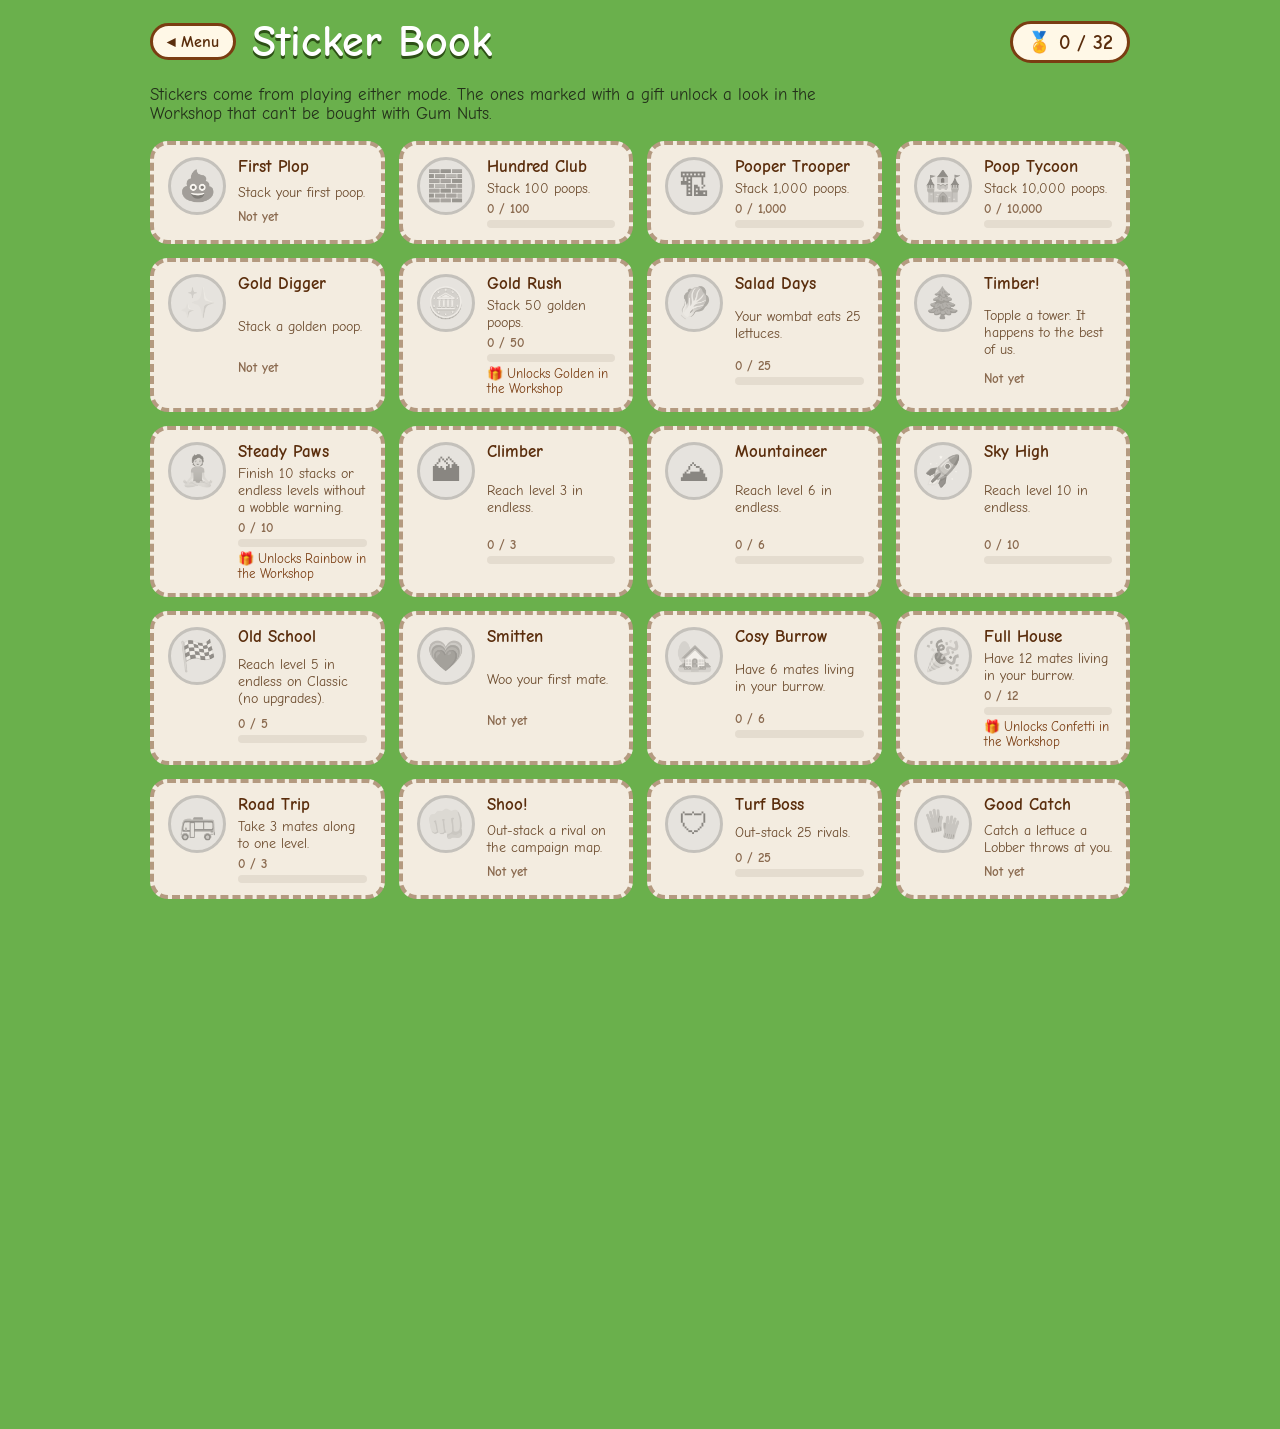
<file: stickers.html>
<!DOCTYPE html>
<html lang="en">
<head>
<meta charset="UTF-8">
<meta name="viewport" content="width=device-width, initial-scale=1.0, viewport-fit=cover">
<title>Stickers · Combat Wombat</title>
<meta name="description" content="Your sticker book: goals to chase in endless and the campaign.">
<meta name="theme-color" content="#6ab04c">
<link rel="icon" type="image/png" sizes="32x32" href="icons/favicon-32.png">
<link rel="apple-touch-icon" href="icons/icon-180.png">
<link rel="manifest" href="manifest.webmanifest">
<link rel="stylesheet" href="shared/base.css?v=30c6dc38">
<style>
  html, body { touch-action: manipulation; }
  body { overflow: auto; }
  #wrap { position: static; display: block; min-height: 100%; padding: calc(16px + env(safe-area-inset-top, 0px)) 16px 40px; }
  .page { max-width: 980px; margin: 0 auto; display: grid; gap: 18px; }
  header { display: flex; flex-wrap: wrap; align-items: center; gap: 12px 16px; }
  h1 { font-size: clamp(30px, 7vw, 44px); color: #fff; text-shadow: 0 3px 0 #2d5016; flex: 1 1 auto; }
  .back, .tally {
    font: inherit; font-weight: bold; text-decoration: none; color: #5a2d0c;
    background: #fff8e7; border: 3px solid #7a3d12; border-radius: 999px; padding: 6px 14px;
  }
  .back:focus-visible { outline: 4px solid #ffe14d; outline-offset: 2px; }
  .tally { font-size: 20px; }
  .lede { color: #23301a; font-size: 17px; max-width: 70ch; }
  .book { display: grid; grid-template-columns: repeat(auto-fill, minmax(min(100%, 220px), 1fr)); gap: 14px; }
  .sticker { background: #fff8e7; border: 4px solid #7a3d12; border-radius: 18px; padding: 12px 14px; color: #5a2d0c;
             display: grid; grid-template-columns: 58px 1fr; gap: 4px 12px; align-items: start; position: relative; }
  .sticker .icon { grid-row: span 3; width: 58px; height: 58px; border-radius: 50%; display: grid; place-items: center;
                   font-size: 30px; background: #ffe14d; border: 3px solid #2a1c12; }
  .sticker .name { font-weight: bold; font-size: 17px; }
  .sticker .desc { font-size: 14px; color: #6b4a2c; }
  .sticker .meta { font-size: 13px; color: #2f7a2a; font-weight: bold; }
  .sticker.locked { background: #f3ece0; border-color: #b49a80; border-style: dashed; }
  .sticker.locked .icon { background: #e4dccf; border-color: #b49a80; filter: grayscale(1); opacity: .55; }
  .sticker.locked .meta { color: #8a6a4f; }
  .bar { height: 8px; border-radius: 4px; background: #e4dccf; overflow: hidden; margin-top: 4px; }
  .bar span { display: block; height: 100%; background: #7bed9f; }
  .new { position: absolute; top: -10px; right: 10px; background: #ff5a8a; color: #fff; font-weight: bold; font-size: 12px;
         border: 2px solid #2a1c12; border-radius: 999px; padding: 1px 8px; }
  .reward { font-size: 13px; color: #7a3d12; }
</style>
</head>
<body>
<div id="wrap">
  <div class="page">
    <header>
      <a class="back" href="index.html">◂ Menu</a>
      <h1>Sticker Book</h1>
      <span class="tally" id="tally" aria-live="polite"></span>
    </header>
    <p class="lede">Stickers come from playing either mode. The ones marked with a gift unlock a look in the Workshop
      that can't be bought with Gum Nuts.</p>
    <section class="book" id="book" aria-label="Stickers"></section>
  </div>
</div>
<script src="shared/core.js?v=2467b2bd"></script>
<script src="shared/sound.js?v=aefb19fa"></script>
<script src="shared/progress.js?v=e6974743"></script>
<script src="shared/stickers.js?v=5c48788c"></script>
<script>
(() => {
  const S = WB.stickers;
  const el = (tag, cls, text) => { const e = document.createElement(tag); if(cls) e.className = cls; if(text != null) e.textContent = text; return e; };
  // what was new before this visit (the badge shows once, then it's seen)
  const isNew = new Set(S.list.filter(s => S.got(s.id)).map(s => s.id));
  try { const seen = JSON.parse(localStorage.getItem('wombatStickers') || '{}').seen || {}; for(const id of [...isNew]) if(seen[id]) isNew.delete(id); } catch(e){}

  function render(){
    document.getElementById('tally').textContent = '🏅 ' + S.count() + ' / ' + S.list.length;
    const book = document.getElementById('book');
    book.textContent = '';
    for(const s of S.list){
      const got = S.got(s.id), card = el('article', 'sticker' + (got ? '' : ' locked'));
      card.append(el('div', 'icon', s.icon), el('div', 'name', s.name), el('div', 'desc', s.desc));
      if(got){
        card.append(el('div', 'meta', '✓ Earned ' + S.gotOn(s.id)));
        if(isNew.has(s.id)) card.append(el('span', 'new', 'New!'));
      } else {
        const p = S.progress(s), wrap = el('div', 'meta');
        if(p.of > 1){
          wrap.textContent = p.n.toLocaleString() + ' / ' + p.of.toLocaleString();
          const bar = el('div', 'bar'), fill = el('span');
          fill.style.width = (100 * p.n / p.of).toFixed(1) + '%';
          bar.append(fill); wrap.append(bar);
        } else wrap.textContent = 'Not yet';
        card.append(wrap);
      }
      if(s.reward){
        const look = WB.progress.lookById(s.reward);
        card.append(el('div', 'reward', '🎁 Unlocks ' + (look ? look.name : s.reward) + ' in the Workshop'));
        card.lastChild.style.gridColumn = '2';
      }
      book.append(card);
    }
  }
  render();
  S.markSeen();
  window.addEventListener('focus', () => { S.reload(); WB.progress.reload(); render(); });
})();
</script>
</body>
</html>
</file>
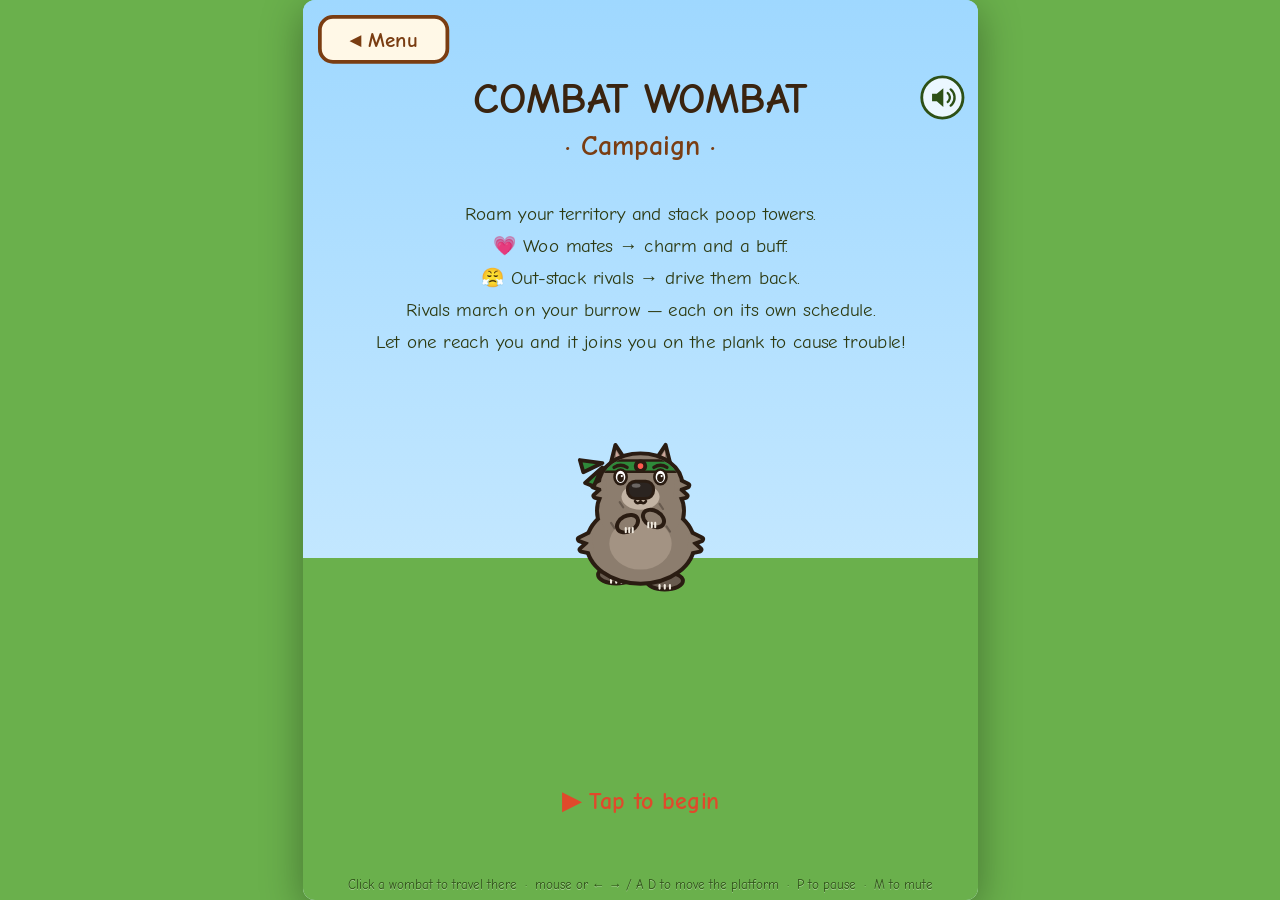
<file: wombat-campaign.html>
<!DOCTYPE html>
<html lang="en">
<head>
<meta charset="UTF-8">
<meta name="viewport" content="width=device-width, initial-scale=1.0, viewport-fit=cover">
<title>💩 Combat Wombat: Campaign 💩</title>
<meta name="description" content="A season in your territory: woo mates and out-stack rival wombats by building poop towers.">
<meta name="theme-color" content="#6ab04c">
<link rel="icon" type="image/png" sizes="32x32" href="icons/favicon-32.png">
<link rel="apple-touch-icon" href="icons/icon-180.png">
<link rel="manifest" href="manifest.webmanifest">
<meta property="og:type" content="website">
<meta property="og:site_name" content="Combat Wombat">
<meta property="og:title" content="Combat Wombat: Campaign">
<meta property="og:description" content="A season in your territory: woo mates and out-stack rival wombats by building poop towers.">
<meta property="og:url" content="https://donkeyeatsbacon-web.github.io/wombat-poop/wombat-campaign.html">
<meta property="og:image" content="https://donkeyeatsbacon-web.github.io/wombat-poop/icons/og-image.png">
<meta property="og:image:width" content="1200">
<meta property="og:image:height" content="630">
<meta property="og:image:alt" content="A cartoon wombat in a green headband straining on a plank, next to a tower of stacked poop cubes.">
<meta name="twitter:card" content="summary_large_image">
<link rel="stylesheet" href="shared/base.css?v=30c6dc38">
<style>
  #hint { font-size: 13px; }
</style>
</head>
<body>
<div id="wrap"><canvas id="game" width="720" height="960"></canvas></div>
<div id="hint"></div>
<script src="shared/core.js?v=2467b2bd"></script>
<script src="shared/sound.js?v=aefb19fa"></script>
<script src="shared/progress.js?v=e6974743"></script>
<script src="shared/stickers.js?v=5c48788c"></script>
<script src="shared/art.js?v=74628cfc"></script>
<script src="shared/physics.js?v=66864343"></script>
<script src="shared/wombat.js?v=7fb4b1cb"></script>
<script>
(() => {
  const { W, H, topPlat, rand, clamp } = WB;
  const cv = document.getElementById('game');
  const ctx = cv.getContext('2d');
  const disp = WB.fitDisplay(cv, document.getElementById('wrap'));
  let t = 0;
  const { roundRect, drawButton, drawRoundButton, drawGumNut, drawPoop, drawStack, drawWombatArt, drawPlatform, drawTopPlat,
          drawLettuce, drawDiarrhea, drawParticles, drawGround, drawGoalLine, drawTrail, drawStickerToast } = WB.createArt(ctx, () => t);
  const { PAL_PLAYER, PAL_RIVAL, PAL_MATE } = WB;

  // =====================================================================
  //  CAMPAIGN STATE
  // =====================================================================
  const MODE = { INTRO:0, OVERWORLD:1, TRAVEL:2, LEVEL:3, WIN:4, LOSE:5 };
  let mode = MODE.INTRO;

  const THREAT_MAX = 100;
  // Each season needs more charm than the last: 100, 130, 160, ...
  const charmGoal = (season) => 100 + 30*((season || player.season) - 1);
  // household: mates you've wooed, who live in your burrow ({ name, kind });
  // party: the names you last took along to a level
  const player = { season: 1, charm: 0, threat: 0, day: 1, buffs: [], debuffs: [], household: [], party: [] };

  const BUFFS = [
    { key:'wide',  icon:'🧡', name:'Charmer',     desc:'Wider catch platform' },
    { key:'slow',  icon:'🐌', name:'Slowpoke',    desc:'Plops fall slower' },
    { key:'tp',    icon:'🧻', name:'Stocked Up',  desc:'+1 toilet paper' },
    { key:'steady',icon:'🎯', name:'Steady Paws', desc:'Tower topples less easily' },
  ];
  const DEBUFFS = [
    { key:'narrow',icon:'🦶', name:'Trampled', desc:'Narrower catch platform' },
    { key:'fast',  icon:'⚡', name:'Rattled',  desc:'Plops fall faster' },
    { key:'lesstp',icon:'💔', name:'Shaken',   desc:'-1 toilet paper' },
    { key:'dizzy', icon:'🌀', name:'Dizzy',    desc:'Tower topples more easily' },
  ];

  function effectiveParams(baseTarget){
    let platW = 150, fallMul = 1, maxMiss = 3, margin = 30;
    const has = (a,k)=>a.includes(k);
    if(has(player.buffs,'wide'))    platW += 40;
    if(has(player.debuffs,'narrow'))platW -= 40;
    if(has(player.buffs,'slow'))    fallMul *= 0.7;
    if(has(player.debuffs,'fast'))  fallMul *= 1.4;
    if(has(player.buffs,'tp'))      maxMiss += 1;
    if(has(player.debuffs,'lesstp'))maxMiss -= 1;
    if(has(player.buffs,'steady'))  margin += 22;
    if(has(player.debuffs,'dizzy')) margin -= 18;
    return { platW: clamp(platW,70,240), fallMul: clamp(fallMul,0.5,2),
             maxMiss: clamp(maxMiss,1,6), margin: clamp(margin,8,70), target: baseTarget };
  }

  // =====================================================================
  //  OVERWORLD
  // =====================================================================
  let nodes = [], homeNode = null, wave = 0, encounters = 0;
  let womb = { x:W/2, y:H*0.52+30, dir:1, bob:0 };
  let travel = null, toast = null;

  // The first four of each greet a new season; newcomers draw from the rest.
  const MATE_NAMES  = ['Wanda','Winnie','Wendy','Willa','Matilda','Bindi','Pearl','Daisy','Tilly','Mabel','Rosie','Hazel'];
  // A name no mate on the map or in your burrow has yet (your burrow carries
  // over between seasons). Once every name is used, daughters take them: "Wanda II".
  function freshMateName(taken){
    for(let gen = 1; ; gen++){
      const suffix = gen===1 ? '' : ' '+['','','II','III','IV','V','VI','VII','VIII','IX','X'][Math.min(gen,10)];
      const pool = MATE_NAMES.map(nm => nm+suffix).filter(nm => !taken.has(nm));
      if(pool.length) return pool[(Math.random()*pool.length)|0];
    }
  }
  // Prefer a personality your burrow hasn't got yet.
  function freshMateKind(){
    const kinds = Object.keys(MATE_KINDS), have = new Set(player.household.map(m => m.kind));
    const fresh = kinds.filter(k => !have.has(k));
    const pool = fresh.length ? fresh : kinds;
    return pool[(Math.random()*pool.length)|0];
  }
  const RIVAL_NAMES = ['Bruiser','Chomps','Tank','Grunt','Digger','Boof','Crusher','Stomper','Gnasher','Bazza','Thumper','Knuckles'];
  const INVADE_R = 152;

  // ---------- Rival personalities ----------
  // Every rival has one, shown on its map marker. Early in a season they're
  // mild; nastier ones move in as the season goes on (rivalPool).
  // every: frames between attempts [min, max].
  const RIVAL_KINDS = {
    roller:  { icon:'🥬', name:'Roller',  every:[360, 620], desc:'rolls lettuce at your wombat' },
    lobber:  { icon:'🎯', name:'Lobber',  every:[420, 660], desc:'lobs lettuce: catch it to send them packing' },
    rotter:  { icon:'🤢', name:'Rotter',  every:[420, 700], desc:'rolls rotten lettuce, quick and nasty' },
    bully:   { icon:'💪', name:'Bully',   every:[480, 720], desc:'shoves your wombat along the plank' },
    stomper: { icon:'💥', name:'Stomper', every:[420, 660], desc:'stomps the plank and rattles your tower' },
    thief:   { icon:'🖐', name:'Thief',   every:[600, 840], desc:'steals the top poop off your stack' },
    plopper: { icon:'💩', name:'Plopper', every:[360, 600], desc:'drops bad poops that rot your stack' },
  };
  const rivalPool = () => wave < 1 ? ['roller','lobber']
                        : wave < 2 ? ['roller','lobber','rotter','bully']
                        : Object.keys(RIVAL_KINDS);
  const kindOf = n => RIVAL_KINDS[n.kind] ? n.kind : 'roller';

  // ---------- Mate personalities ----------
  // Every mate has one, shown on her marker. Woo her and she moves into your
  // burrow; take her along to a level (see the party picker) for her perk.
  // The Sage's perk works from the burrow, so she doesn't need a seat.
  const MATE_KINDS = {
    gardener:{ icon:'🌿', name:'Gardener', desc:'eats the first lettuce of each level before your wombat can' },
    builder: { icon:'🔨', name:'Builder',  desc:'your platform is 20 px wider' },
    lookout: { icon:'👀', name:'Lookout',  desc:'a shadow shows where the next poop will land' },
    steady:  { icon:'🧘', name:'Steady',   desc:'the tower\'s wobble dies down faster' },
    charmer: { icon:'💝', name:'Charmer',  desc:'+25% Gum Nuts from levels' },
    bouncer: { icon:'🛡', name:'Bouncer',  desc:'shoos one rival off your plank at the start of each level' },
    digger:  { icon:'⛏', name:'Digger',   desc:'the first poop you miss each level costs no toilet paper' },
    forager: { icon:'🍄', name:'Forager',  desc:'+1 Gum Nut for every 5 poops stacked' },
    nurse:   { icon:'🩹', name:'Nurse',    desc:'+1 toilet paper' },
    sage:    { icon:'🦉', name:'Sage',     desc:'shows how many days until each rival reaches you (from the burrow)' },
    drummer: { icon:'🥁', name:'Drummer',  desc:'a drum beat counts in each poop' },
    acrobat: { icon:'🤸', name:'Acrobat',  desc:'flicks back one poop per stack that slides off the edge' },
  };
  const mateKindOf = n => MATE_KINDS[n.kind] ? n.kind : 'gardener';
  const inBurrow = kind => player.household.some(m => m.kind === kind);   // invading rivals stop on a ring this far from the burrow, each on its own trail

  // Lay out a fresh territory for this season. Every season after the first
  // starts tougher: faster rivals, bigger stacks, nastier personalities sooner.
  function buildMap(){
    const sx = player.season - 1;
    nodes = []; wave = sx; encounters = 0;
    homeNode = { x:W/2, y:H*0.52, type:'home', name:'Burrow', state:'open' };
    nodes.push(homeNode);
    const cx = homeNode.x, cy = homeNode.y, rx = 216, ry = 250;
    const spots = [
      { x:cx,      y:cy-ry,     type:'mate'  },
      { x:cx+rx,   y:cy-ry*0.5, type:'rival' },
      { x:cx+rx,   y:cy+ry*0.5, type:'mate'  },
      { x:cx,      y:cy+ry,     type:'rival' },
      { x:cx-rx,   y:cy+ry*0.5, type:'mate'  },
      { x:cx-rx,   y:cy-ry*0.5, type:'rival' },
    ];
    let mi=0, ri=0;
    for(const s of spots){
      // the point a mate heads for as she leaves the territory. Every spot
      // gets one, since a rival's spot can later be taken by a mate.
      const ax = cx + (s.x-cx)*1.5, ay = cy + (s.y-cy)*1.5;
      if(s.type==='mate'){
        // mates wander off on their own schedule — woo them before they go
        nodes.push({ homeX:s.x, homeY:s.y, awayX:ax, awayY:ay, x:s.x, y:s.y, type:'mate',
          ...(player.household.length
                ? (() => { const name = freshMateName(new Set([...nodes.map(m => m.name), ...player.household.map(m => m.name)]));
                           return { name, kind: freshMateKind() }; })()
                : { name: MATE_NAMES[mi%MATE_NAMES.length], kind: ['gardener','builder','lookout'][mi%3] }),
          target:4 + Math.floor(sx/2), stacks:2 + Math.floor(sx/2), state:'open',
          march:0, speed:[0.20,0.16,0.26][mi%3] + sx*0.015, delay:[1,3,0][mi%3] });
        mi++;
      } else {
        // rivals march inward on their own schedule — staggered starts & speeds
        nodes.push({ homeX:s.x, homeY:s.y, awayX:ax, awayY:ay, x:s.x, y:s.y, type:'rival',
          name:RIVAL_NAMES[ri%RIVAL_NAMES.length],
          kind: sx ? rivalPool()[(Math.random()*rivalPool().length)|0] : ['roller','lobber','roller'][ri%3],
          target:5 + Math.floor(sx/2), stacks:3 + Math.floor(sx/2), state:'open',
          march:0, speed:[0.34,0.26,0.20][ri%3] + sx*0.025, delay:[0,1,3][ri%3], invader:false });
        ri++;
      }
    }
    womb.x = homeNode.x; womb.y = homeNode.y + 30;
  }

  // where a node currently stands: rivals close in on the burrow (stopping on
  // a ring around it, so invaders don't pile up on one spot), mates drift away
  function nodePos(n){
    let tx = n.awayX, ty = n.awayY;
    if(n.type==='rival'){
      const dx = n.homeX - homeNode.x, dy = n.homeY - homeNode.y, d = Math.hypot(dx, dy) || 1;
      tx = homeNode.x + dx/d*INVADE_R; ty = homeNode.y + dy/d*INVADE_R;
    }
    return { x: n.homeX + (tx - n.homeX)*n.march, y: n.homeY + (ty - n.homeY)*n.march };
  }
  function invaders(){ return nodes.filter(n=>n.type==='rival' && n.invader); }

  function advanceDay(){
    player.day++;
    const arrived = [], departed = [];
    for(const n of nodes){
      if(n.type==='home') continue;
      if(n.delay > 0){ n.delay--; continue; }        // staggered — not on the move yet
      if(n.march < 1){
        n.march = clamp(n.march + n.speed, 0, 1);
        const p = nodePos(n); n.x = p.x; n.y = p.y;
        if(n.march >= 1){
          if(n.type==='rival' && !n.invader){ n.invader = true; arrived.push(n.name); }
          else if(n.type==='mate'){
            departed.push(n.name);
            respawnNode(n);                          // she's gone; someone new moves in
          }
        }
      }
      if(n.type==='rival') player.threat = clamp(player.threat + (n.invader ? 10 : 5), 0, THREAT_MAX);
    }
    if(arrived.length) showToast('⚠ '+arrived.join(' & ')+' reached your territory! They\'ll roll lettuce at you.');
    else if(departed.length) showToast('💔 '+departed.join(' & ')+' wandered off — you were too slow.');
    if(player.threat >= THREAT_MAX) mode = MODE.LOSE;
    else if(player.charm >= charmGoal()) mode = MODE.WIN;
  }

  function showToast(text){ toast = { text, life:190 }; }

  // A settled spot doesn't stay empty — another wombat moves in.
  // 60% of newcomers are males (rivals), 40% females (mates).
  function respawnNode(n){
    encounters++;
    wave = Math.floor(encounters/6) + (player.season - 1);   // tougher as the season goes on, and each season
    const outgoing = n.name;
    n.type    = Math.random() < 0.6 ? 'rival' : 'mate';
    const taken = new Set(nodes.map(m => m.name));          // includes the outgoing wombat
    if(n.type==='mate'){
      for(const m of player.household) taken.add(m.name);   // never a second "Wanda"
      n.name = freshMateName(taken);
    } else {
      let pool = RIVAL_NAMES.filter(nm => !taken.has(nm));
      if(!pool.length) pool = RIVAL_NAMES.filter(nm => nm !== outgoing);
      n.name = pool[(Math.random()*pool.length)|0];   // clearly a different wombat
    }
    n.target  = (n.type==='mate'?4:5) + Math.floor(wave/2);
    n.stacks  = (n.type==='mate'?2:3) + Math.floor(wave/2);
    n.state   = 'open';
    n.march   = 0; n.invader = false;
    n.x = n.homeX; n.y = n.homeY;
    if(n.type==='rival'){
      const pool = rivalPool();
      n.kind  = pool[(Math.random()*pool.length)|0];
      n.delay = 1 + ((Math.random()*3)|0);        // staggered arrival
      n.speed = [0.34,0.26,0.20][(Math.random()*3)|0] + wave*0.03;   // (wave includes the season)
    } else {
      n.kind  = freshMateKind();
      n.delay = 1 + ((Math.random()*3)|0);
      n.speed = [0.20,0.16,0.26][(Math.random()*3)|0] + wave*0.02;
    }
    return n;
  }

  // =====================================================================
  //  SAVE / LOAD
  // =====================================================================
  // Progress is snapshotted at overworld granularity — after each day resolves,
  // never mid-level. Quitting inside a level drops you back to the start of that
  // day, which does let you retry a level you were losing. That's a deliberate
  // trade: an app kill isn't the player's fault, and punishing it is worse than
  // the occasional retry.
  //
  // Packaging note: to move this onto Capacitor Preferences, replace loadRaw /
  // saveRaw / clearRaw and nothing else. They are the only storage touchpoints.
  const SAVE_KEY = 'wombatCampaignSave';
  const SAVE_VERSION = 1;

  function loadRaw(){ try { return localStorage.getItem(SAVE_KEY); } catch(e){ return null; } }
  function saveRaw(s){ try { localStorage.setItem(SAVE_KEY, s); } catch(e){} }
  function clearRaw(){ try { localStorage.removeItem(SAVE_KEY); } catch(e){} }

  function snapshot(){
    return {
      v: SAVE_VERSION,
      player: { season:player.season, charm:player.charm, threat:player.threat, day:player.day,
                buffs:player.buffs.slice(), debuffs:player.debuffs.slice(),
                household:player.household.map(m=>({ name:m.name, kind:m.kind })), party:player.party.slice() },
      wave, encounters,
      nodes: nodes.map(n=>({ homeX:n.homeX, homeY:n.homeY, awayX:n.awayX, awayY:n.awayY,
        x:n.x, y:n.y, type:n.type, name:n.name, target:n.target, stacks:n.stacks,
        state:n.state, march:n.march, speed:n.speed, delay:n.delay, invader:n.invader, kind:n.kind }))
    };
  }

  function saveGame(){
    if(mode !== MODE.OVERWORLD) return;   // only the overworld is a coherent resume point
    try { saveRaw(JSON.stringify(snapshot())); } catch(e){}
  }

  // A save that survived a version bump, a partial write, or hand-editing must
  // never take the game down — anything suspect is treated as "no save".
  function validSave(d){
    if(!d || d.v !== SAVE_VERSION) return false;
    const p = d.player;
    if(!p || !Array.isArray(d.nodes) || !d.nodes.length) return false;
    if(!Number.isFinite(p.charm) || !Number.isFinite(p.threat) || !Number.isFinite(p.day)) return false;
    if(!Array.isArray(p.buffs) || !Array.isArray(p.debuffs)) return false;
    if(!d.nodes.some(n => n && n.type === 'home')) return false;
    return d.nodes.every(n => n && typeof n.type === 'string'
      && Number.isFinite(n.x) && Number.isFinite(n.y));
  }

  function readSave(){
    const raw = loadRaw();
    if(!raw) return null;
    let d; try { d = JSON.parse(raw); } catch(e){ d = null; }
    if(!validSave(d)){ clearRaw(); return null; }   // unreadable slot: drop it rather than retry forever
    return d;
  }

  const BUFF_KEYS = BUFFS.map(b=>b.key), DEBUFF_KEYS = DEBUFFS.map(b=>b.key);

  // Read once at boot. Non-null means the intro doubles as a Continue/New menu.
  let pendingSave = readSave();

  function restoreGame(d){
    player.season  = Math.max(1, d.player.season|0);
    player.charm   = clamp(d.player.charm, 0, charmGoal());
    player.threat  = clamp(d.player.threat, 0, THREAT_MAX);
    player.day     = Math.max(1, d.player.day|0);
    player.buffs   = d.player.buffs.filter(k=>BUFF_KEYS.includes(k));
    player.debuffs = d.player.debuffs.filter(k=>DEBUFF_KEYS.includes(k));
    player.household = (Array.isArray(d.player.household) ? d.player.household : [])
      .filter(m => m && typeof m.name === 'string' && MATE_KINDS[m.kind]).map(m => ({ name:m.name, kind:m.kind }));
    player.party = (Array.isArray(d.player.party) ? d.player.party : []).filter(nm => typeof nm === 'string');
    wave       = Number.isFinite(d.wave) ? d.wave : 0;
    encounters = Number.isFinite(d.encounters) ? d.encounters : 0;
    nodes      = d.nodes.map(n=>({ ...n, invader: !!n.invader }));
    homeNode   = nodes.find(n=>n.type==='home');
    // Saves from before the fixes: rival spots had no walk-away point, and
    // invaders all stood on the burrow. Fill in the one, re-place the other.
    for(const n of nodes){
      if(n.type==='home') continue;
      if(!Number.isFinite(n.awayX) || !Number.isFinite(n.awayY)){
        n.awayX = homeNode.x + (n.homeX - homeNode.x)*1.5; n.awayY = homeNode.y + (n.homeY - homeNode.y)*1.5;
      }
      if(n.march > 0){ const p = nodePos(n); n.x = p.x; n.y = p.y; }
      if(n.type==='rival') n.kind = kindOf(n);        // saves from before personalities
      if(n.type==='mate')  n.kind = mateKindOf(n);
    }
    womb.x = homeNode.x; womb.y = homeNode.y + 30;
    L = null; travel = null; toast = null;
    mode = MODE.OVERWORLD;
  }

  // A whole new campaign: season 1, an empty burrow.
  function newGame(){
    player.season = 1; player.household = []; player.party = [];
    startSeason();
  }
  // Start the current season afresh, keeping your burrow (and the season number).
  function startSeason(){
    WB.stickers.seasonFlag('seasonParty', 0);     // for Lone Wombat: no mate along yet this season
    player.charm = 0; player.threat = 0; player.day = 1;
    player.buffs = []; player.debuffs = [];
    L = null; travel = null; toast = null;
    buildMap();
    mode = MODE.OVERWORLD;
    saveGame();
  }

  // When a season ends, the save moves straight on: to the next season after a
  // win, or a retry of this one after a loss, with your burrow either way. The
  // banner shows how the season went (seasonEnd), over the new map.
  let seasonEnd = null;
  function endSeason(won){
    seasonEnd = { won, season: player.season, day: player.day, charm: player.charm, threat: player.threat };
    if(won){ WB.stickers.note('seasons'); if(!WB.stickers.flag('seasonParty')) WB.stickers.note('lone'); }
    if(won) player.season++;
    const shown = mode;
    startSeason();
    mode = shown;                                 // keep the banner up until a tap
  }

  // =====================================================================
  //  LEVEL  — the stacking itself lives in shared/ (same as endless mode)
  // =====================================================================
  let L = null;                // the current level's run (see shared/physics.js)
  let stickerShow = null;      // a sticker being announced: { s, t0 }
  let shakeX = 0, shakeY = 0;  // this step's screen-shake offset in a level

  // The campaign's pile physics: softer than endless mode, with a terminal
  // fall speed, and buffs/debuffs scale how fast plops fall.
  const TUNE = {
    fallMul: 1, maxFallV: 11,
    measureTip: false,
    // Calmed after playtest-2 by the same proportions as endless mode
    // (was 0.0017 / 0.03 / 0.058 / 0.016 / 0.94).
    swayPush: 0.00153, nervous: 0.021,
    restoreMax: 0.062, restoreInstab: 0.013, restoreMin: 0.019,
    damping: 0.93
  };
  // a mate's perk is on if she came along to this level
  const along = kind => L && L.party.find(m => m.kind === kind);

  const hooks = {
    onMiss: () => {
      const dig = along('digger');
      if(dig && L.pit > 0){ L.pit--; L.misses--; showToast('⛏ '+dig.name+'\'s pit caught it: no toilet paper lost'); return; }
      if(L.misses>=L.maxMiss && !L.result){ L.result='lose'; L.loseWhy='misses'; L.resultT=0; WB.sfx('sad'); }
    },
    // Gum Nuts: 1 per poop stacked, 5 more for a golden one
    onSettle: p => {
      if(p.bad){ L.stack[L.stack.length-1].rotT = 150; return; }   // a rival's bad cube: worth nothing, and it rots
      L.nuts += 1 + L.M.nutPerPoop; if(WB.isGolden(p.hue)){ L.nuts += 5; WB.stickers.note('golden'); }   // Big Eater: +1 each
      WB.stickers.note('poops');
      L.stacked++;
      if(L.M.rapidNuts && L.stacked % 2 === 0) L.nuts += 1;          // Rapid Fire: +1 every 2nd
      if(along('forager') && L.stacked % 5 === 0) L.nuts += 1;     // the Forager's find
    },
    onBoardDrop: () => { if(L.M.gutter) L.nuts += 1; },
    nextPoopAt: t => t + (WB.progress.pace(rand(70,150), 110, L.M)) * L.M.gapMul * L.M.campGapMul,
    onSnub: () => showToast('🙅 Your wombat turned its nose up at the lettuce')
  };

  function startLevel(node){
    const p = effectiveParams(node.target);
    const M = WB.progress.mods(true);          // the campaign always uses your Workshop upgrades
    // the mates who came along, sitting on the plank behind your wombat
    const party = player.party.map(nm => player.household.find(m => m.name === nm)).filter(Boolean)
      .slice(0, WB.progress.seats())
      .map((m, i) => ({ ...m, x: W/2 - 70*(i+1), crawl: i*1.7, wob: 0, face: 0, blink: 0 }));
    const has = k => party.some(m => m.kind === k);
    WB.stickers.best('party', party.length);
    if(party.length) WB.stickers.seasonFlag('seasonParty', 1);
    const tune = WB.progress.tune({ ...TUNE, fallMul:p.fallMul }, M);
    if(has('steady')) tune.damping -= 0.03;
    L = Object.assign(WB.newRun(t, { platW:p.platW + M.widthAdd + (has('builder') ? 20 : 0), tune, hooks,
                                     steerMul:M.steerMul, easeMul:M.easeMul }), {
      node, M, party,
      pit: has('digger') ? 1 : 0, stacked: 0, gardenerReady: has('gardener'), acroReady: has('acrobat'), beat: null,
      maxMiss:p.maxMiss + (has('nurse') ? 1 : 0), margin:p.margin + M.marginAdd, target:p.target,
      nuts:0, stackMaxRatio:0, anchorReady:true, slowmoReady:true, slowmoLeft:0, extendT:0,
      goalY:(H-70-13) - (p.target*42),
      stacksNeeded:node.stacks||1, stacksDone:0, banking:0, stars:[],
      result:null, resultT:0,
      // rival wombats that have reached the territory heckle you here
      // Invading rivals join you on the plank. Each claims a spot at an end of
      // it (turf: the more there are, the less room your wombat has).
      foes: invaders().map((n,i)=>{
        const side = i%2 ? 1 : -1, home = W/2 + side*(250 - 75*Math.floor(i/2));
        return { name:n.name, kind:kindOf(n), x:home, home, dir:-side,
                 crawl:0, wob:0, blink:0, face:0, next: t + 260 + i*140, wind:0, windMax:26, jump:0, walk:null };
      }),
      lobs:[], stolen:null
    });
    const bouncer = along('bouncer');
    if(bouncer){                                   // she shoos one rival off before you start
      const msg = evict(L.foes.find(f => !f.leaving), 'is shooed off by '+bouncer.name, true);
      if(msg) showToast('🛡 '+msg);
    }
    mode = MODE.LEVEL;
  }

  // invading rivals shuffle about up top and roll lettuce at your wombat;
  // what happens once it's eaten is the same as endless mode
  // A rival leaves the plank for the rest of the level. Returns the message
  // (quiet: let the caller show it, combined with others).
  function evict(f, verb, quiet){
    if(!f || f.leaving) return '';
    f.leaving = true; f.walk = null; f.wind = 0;
    f.leaveDir = f.home < W/2 ? -1 : 1;
    const msg = RIVAL_KINDS[f.kind].icon+' '+f.name+' '+verb+'!';
    if(!quiet) showToast(msg);
    return msg;
  }

  // What each kind of rival does when its wind-up finishes.
  function act(f){
    const dir = L.wombat.x < f.x ? -1 : 1;
    switch(f.kind){
      case 'roller': case 'rotter':                        // roll a leaf along the plank toward the wombat
        if(!L.lettuce && L.diarrheaTimer<=0)
          L.lettuce = { x:f.x + dir*30, y:topPlat.y-20, vy:0, vx:dir*2.6, landed:true, wob:0, eatScale:1, rotten: f.kind==='rotter' };
        break;
      case 'lobber': {                                     // lob a leaf down the field; catch it to send them off
        const tx = rand(120, W-120);
        L.lobs.push({ x:f.x, y:60, vx:(tx - f.x)/110, vy:-6, rot:0, owner:f });
        break;
      }
      case 'bully': f.walk = 'go'; break;                  // stride over and shove the wombat
      case 'stomper': f.jump = 30; break;                  // jump, then stomp on landing
      case 'thief': {                                      // snatch the top poop
        if(L.stack.length < 3 || L.banking || L.stolen) break;
        const top = L.stack.reduce((a, c) => (c.y - c.h/2 < a.y - a.h/2 ? c : a));
        L.stack.splice(L.stack.indexOf(top), 1);
        L.stolen = { x:L.plat.x + top.off, y:top.y, w:top.w, h:top.h, hue:top.hue, rot:top.rot||0,
                     fromX:L.plat.x + top.off, fromY:top.y, k:0, thief:f };
        WB.sfx('steal');
        break;
      }
      case 'plopper': {                                    // a bad cube
        const size = rand(32, 52);
        L.plops.push({ x:f.x + dir*10, y:110, w:size, h:size, vx:rand(-0.4,0.4), vy:0.4,
                       rot:rand(-0.15,0.15), vr:rand(-0.05,0.05), squish:1, hue:WB.BAD_HUE, bad:true });
        WB.sfx('plop');
        break;
      }
    }
  }
  function canAct(f){
    if(f.kind==='roller' || f.kind==='rotter') return !L.lettuce && L.diarrheaTimer<=0;
    if(f.kind==='thief') return L.stack.length >= 3 && !L.stolen;
    return true;
  }

  function updateHazards(){
    // turf: the wombat may only crawl between the innermost rivals
    const active = L.foes.filter(f => !f.leaving);
    L.crawlBound = active.length ? Math.max(70, Math.min(...active.map(f => Math.abs(f.home - W/2))) - 75) : 0;

    for(const f of L.foes){
      f.crawl += 0.16; f.wob = Math.sin(f.crawl)*3;
      if(f.blink>0) f.blink--; else if(Math.random()<0.01) f.blink=8;
      if(f.leaving){ f.x += f.leaveDir*5; f.face = f.leaveDir; continue; }
      if(f.jump > 0 && --f.jump === 0){                   // a Stomper lands
        L.shake = Math.max(L.shake, 9);
        if(L.stack.length) L.pileSwayV += (Math.random() < 0.5 ? -1 : 1) * 0.015;
        for(let k=0;k<8;k++) L.particles.push(WB.puff(f.x + rand(-20,20), topPlat.y - 8, '#c9a77a'));
        WB.sfx('stomp');
      }
      if(f.walk === 'go'){                                 // a Bully on the way over
        const dx = L.wombat.x - f.x;
        f.x += Math.sign(dx)*3; f.face = Math.sign(dx);
        if(Math.abs(dx) < 70){ L.wombat.shoveV = Math.sign(dx || 1)*9; f.walk = 'back'; WB.sfx('stomp'); }
        continue;
      }
      if(f.walk === 'back'){
        const dx = f.home - f.x;
        f.x += Math.sign(dx)*Math.min(2.5, Math.abs(dx)); f.face = Math.sign(dx);
        if(Math.abs(dx) < 1) f.walk = null;
        continue;
      }
      if(f.wind > 0){ if(--f.wind === 0) act(f); }
      else if(t >= f.next){
        const K = RIVAL_KINDS[f.kind];
        f.next = t + rand(K.every[0], K.every[1]);
        if(canAct(f)){ f.windMax = f.kind==='rotter' ? 12 : 26; f.wind = f.windMax; }   // wind-up first
      }
      f.face += ((L.wombat.x > f.x ? 1 : -1) - f.face) * 0.08;
    }
    L.foes = L.foes.filter(f => !f.leaving || (f.x > -90 && f.x < W+90));

    // a Bully's shove slides the wombat along the plank
    const wb = L.wombat;
    if(wb.shoveV){
      wb.x += wb.shoveV; wb.shoveV *= 0.85;
      if(Math.abs(wb.shoveV) < 0.3) wb.shoveV = 0;
      const bound = L.crawlBound || (topPlat.w/2 - 40);
      wb.x = clamp(wb.x, W/2 - bound, W/2 + bound);
    }

    // a Lobber's leaf: catch it on the platform or stack to snatch it
    for(let i=L.lobs.length-1;i>=0;i--){
      const g = L.lobs[i];
      g.vy += 0.236; g.x += g.vx; g.y += g.vy; g.rot += 0.08;
      if(g.vy > 0){
        const top = WB.supportHeightAt(L, g.x);
        if(isFinite(top) && g.y + 9 >= top && g.y - 9 < top + 24){
          L.lobs.splice(i,1); L.nuts += 3;
          for(let k=0;k<8;k++) L.particles.push({ x:g.x + rand(-10,10), y:top + rand(-6,6), vx:rand(-3,3), vy:rand(-4,-1),
            life:rand(14,24), max:24, r:rand(2,4), color:'#7cc743', kind:'splat', g:.25 });
          WB.sfx('crunch');
          evict(g.owner, 'storms off: lettuce snatched, +3 Gum Nuts');
          WB.stickers.note('lobs');
          continue;
        }
      }
      if(g.y > H - 64){
        for(let k=0;k<6;k++) L.particles.push({ x:g.x + rand(-8,8), y:H-70, vx:rand(-2,2), vy:rand(-3,-1),
          life:rand(12,22), max:22, r:rand(2,4), color:'#6cbf38', kind:'splat', g:.25 });
        L.lobs.splice(i,1);
      }
    }

    // a Thief carries its prize up, then flings it away
    if(L.stolen){
      const s = L.stolen; s.k += 1/40;
      if(s.k < 1){
        const e = s.k, tx = s.thief.x, ty = 40;
        s.x = s.fromX + (tx - s.fromX)*e; s.y = s.fromY + (ty - s.fromY)*e - Math.sin(e*Math.PI)*80; s.rot += 0.1;
      } else { s.x += (s.thief.home < W/2 ? -1 : 1)*14; s.y -= 3; s.rot += 0.3; }
      if(s.x < -80 || s.x > W + 80) L.stolen = null;
    }

    // the Gardener gets to the first lettuce before your wombat does
    const gardener = along('gardener');
    if(gardener && L.gardenerReady && L.lettuce){
      L.gardenerReady = false;
      for(let k=0;k<8;k++) L.particles.push({ x:L.lettuce.x + rand(-10,10), y:L.lettuce.y + rand(-6,6), vx:rand(-3,3), vy:rand(-3.5,-0.5),
        life:rand(12,24), max:24, r:rand(2,4), color:'#7cc743', kind:'splat', g:.25 });
      L.lettuce = null; WB.sfx('crunch');
      showToast('🌿 '+gardener.name+' ate the lettuce before your wombat could');
    }
    // mates sit in a row beside your wombat, on the roomier side (toward the
    // middle of the plank), so they never pile up at an end
    const side = L.wombat.x < W/2 ? 1 : -1, lim = (L.crawlBound || (topPlat.w/2 - 40)) + 40;
    L.party.forEach((m, i) => {
      const tx = clamp(L.wombat.x + side*64*(i+1), W/2 - lim - 20, W/2 + lim + 20);
      const dx = tx - m.x;
      m.x += dx*0.08; m.crawl += Math.abs(dx) > 2 ? 0.2 : 0.05; m.wob = Math.sin(m.crawl)*3;
      m.face += ((L.wombat.x > m.x ? 1 : -1)*0.7 - m.face)*0.1;
      if(m.blink>0) m.blink--; else if(Math.random()<0.008) m.blink=8;
    });

    // a caught bad cube rots into a puddle a couple of seconds later
    for(const c of L.stack) if(c.rotT && !c.melting && !c.melted && --c.rotT <= 0) WB.meltCube(L, c);

    WB.updateLettuceAndDiarrhea(L, t);
  }

  // The tower goes over, like in endless mode: the pile and anything in the air
  // tumbles straight down, then the result shows.
  function startTopple(){
    L.toppling = true;
    WB.stickers.note('topples');
    for(const c of L.stack){
      c.x = L.plat.x + c.off;
      c.vx = rand(-0.5, 0.5); c.vfall = rand(0, 1.2); c.spin = rand(-0.14, 0.14);
    }
    for(const p of L.plops){ p.vx = rand(-0.5, 0.5); p.vy = Math.max(p.vy||0, 0.5); p.vr = (p.vr||0) + rand(-0.14, 0.14); }
  }
  function updateTopple(){
    for(const c of L.stack){ c.vfall += 0.55; c.y += c.vfall; c.x += c.vx; c.rot = (c.rot||0) + c.spin; }
    for(const p of L.plops){ p.vy += WB.GRAV*3; p.y += p.vy; p.x += (p.vx||0); p.rot = (p.rot||0) + (p.vr||0); }
  }
  const TOPPLE_FRAMES = 50;   // how long the fall plays before the result card

  function updateLevel(){
    if(L.result){ L.resultT++; if(L.shake>0) L.shake*=0.85;
      if(L.toppling) updateTopple();
      if(L.resultT > (L.toppling ? TOPPLE_FRAMES + 70 : 70)) endLevel(L.result==='win'); return; }
    if(L.banking>0){
      L.banking--;
      for(const c of L.stack) c.y -= 3;
      for(const s of L.stars){ s.x+=s.vx; s.y+=s.vy; s.vy+=0.15; s.life--; }
      L.stars = L.stars.filter(s=>s.life>0);
      if(L.banking===0){
        L.stack=[]; L.plops=[]; L.diarrhea=[]; L.pileSway=0; L.pileSwayV=0; L.pileSwayShown=0;
        L.nextSpawn = t+30;
        if(L.stacksDone >= L.stacksNeeded){ L.result='win'; L.resultT=0; WB.sfx('win'); }
      }
      return;
    }
    if(L.shake>0) L.shake*=0.85;
    if(L.comboFlash>0) L.comboFlash--;

    WB.steerPlatform(L, input);
    WB.updateWombat(L, t);
    updateHazards();
    WB.stepPlops(L);
    // the Acrobat flicks back a poop that has slid off the edge (once per stack)
    const acro = along('acrobat');
    if(acro && L.acroReady){
      const top = WB.platTop(L);
      const slid = L.plops.find(q => !q.bad && !q.collapsed && (q._boarded || q.contact > 0) && q.y - q.h/2 > top + 6);
      if(slid){
        L.acroReady = false;
        slid.x = L.plat.x; slid.y = WB.stackTopWorldY(L) - 90; slid.vx = 0; slid.vy = -2; slid.contact = 0; slid._boarded = false;
        WB.sfx('click'); showToast('🤸 '+acro.name+' flicked it back!');
      }
    }
    // the Drummer counts in each poop: three beats, then out it comes
    if(along('drummer') && L.wombat.mode === 'push' && [1, 9, 17].includes(L.wombat.timer - (L.M.pushAt - 24))){
      const n = [1, 9, 17].indexOf(L.wombat.timer);
      L.beat = { n: 3 - n, life: 8 }; WB.sfx('drum', n === 2);
    }
    if(L.beat && --L.beat.life <= 0) L.beat = null;

    const effOff = WB.updateStack(L, t);
    if(effOff !== null){
      const edge = L.plat.w/2 + L.margin, ratio = Math.abs(effOff)/edge;
      L.stackMaxRatio = Math.max(L.stackMaxRatio, ratio);
      if(L.M.slowmo && L.slowmoReady && ratio > 0.85){ L.slowmoReady = false; L.slowmoLeft = 150; showToast('⏳ Slow-mo!'); }
      if(ratio > 1){
        if(L.M.anchor && L.anchorReady){             // the Anchor upgrade catches it once per level
          L.anchorReady = false; L.pileSway = 0; L.pileSwayV = 0; L.shake = 10; WB.sfx('levelup'); showToast('⚓ Anchor held!');
        } else { L.result='lose'; L.loseWhy='topple'; L.resultT=0; L.shake=16; WB.sfx('topple'); startTopple(); }
      }
    }
    if(L.extendT > 0 && --L.extendT === 0) WB.setPlatBonus(L, 0);
    if(!L.result && L.stack.length && WB.stackTopWorldY(L) <= L.goalY){
      L.stacksDone++; L.banking=40;
      const notes = [];
      L.nuts += 5;                                   // a finished stack, and more if it never got wobbly
      if(L.stackMaxRatio < 0.8){ L.nuts += 10; notes.push('✨ Clean stack! +10 Gum Nuts'); WB.stickers.note('clean'); }
      if(L.foes.filter(f => !f.leaving).length >= 3) WB.stickers.note('siege');
      notes.push(evict(L.foes.find(f => !f.leaving), 'runs off', true));   // a finished stack scares one rival away
      if(notes.some(Boolean)) showToast(notes.filter(Boolean).join('   ·   '));
      L.stackMaxRatio = 0;
      if(L.M.extendo){ WB.setPlatBonus(L, 20); L.extendT = 300; }
      L.acroReady = !!along('acrobat');                // the Acrobat is ready again for the next stack
      WB.sfx('levelup'); tutorialDone();
      for(let k=0;k<16;k++) L.stars.push({ x:L.pileCOMx, y:L.goalY, vx:rand(-4,4), vy:rand(-6,-1),
        life:rand(24,44), col:['#ffe14d','#ff9ff3','#7bed9f','#70a1ff'][k%4] });
    }

    WB.updateParticles(L.particles);
  }

  function endLevel(success, retreat){
    const node = L.node;
    // Gum Nuts from the level, plus the bonus for winning it
    let nuts = L.nuts + (success && !retreat ? (node.type==='mate' ? 10 : 15) : 0);
    if(along('charmer')) nuts = Math.round(nuts * 1.25);
    WB.progress.earn(nuts);
    const nutNote = nuts ? '   ·   +'+nuts+' Gum Nuts' : '';
    if(retreat){
      // backing out costs the day, but not the full price of a loss
      if(node.type==='mate'){ player.charm = clamp(player.charm-6,0,charmGoal()); showToast('You slipped away from '+node.name+'.  -6 charm'+nutNote); }
      else { player.threat = clamp(player.threat+6,0,THREAT_MAX); showToast('You backed down from '+node.name+'.  +6 threat'+nutNote); }
    } else if(node.type==='mate'){
      if(success){
        player.charm = clamp(player.charm+22,0,charmGoal());
        const b = grantRandom(BUFFS, player.buffs);
        if(player.debuffs.length) player.debuffs.shift();
        const was = node.name, perk = MATE_KINDS[mateKindOf(node)];
        player.household.push({ name: was, kind: mateKindOf(node) });   // she moves into your burrow
        WB.stickers.note('mates'); WB.stickers.best('burrow', player.household.length);
        respawnNode(node);                       // and a newcomer takes her spot
        showToast(was+' is smitten and joins your burrow! '+perk.icon+' '+perk.name+'  ·  +22 charm'+(b?'  ·  '+b.icon+' '+b.name:'')+nutNote);
      } else showToast(node.name+' was unimpressed…'+nutNote);
    } else {
      if(success){
        player.threat = clamp(player.threat-18,0,THREAT_MAX);
        const was = node.name;
        WB.stickers.note('rivals');
        respawnNode(node);                       // driven off; a newcomer takes the spot
        showToast('You out-stacked '+was+'!  -18 threat'+nutNote);
      } else {
        player.threat = clamp(player.threat+12,0,THREAT_MAX);
        const d = grantRandom(DEBUFFS, player.debuffs);
        if(player.buffs.length) player.buffs.shift();
        showToast(node.name+' bullied you! +12 threat'+(d?'  ·  debuff: '+d.icon+' '+d.name:'')+nutNote);
      }
    }
    L=null;
    womb.x=homeNode.x; womb.y=homeNode.y+30;
    advanceDay();                                // may flip mode to WIN or LOSE
    if(mode===MODE.WIN) WB.sfx('win'); else if(mode===MODE.LOSE) WB.sfx('sad');
    if(mode===MODE.LEVEL) mode=MODE.OVERWORLD;
    // the day is resolved — persist it, or wipe the slot if the season just ended
    if(mode===MODE.OVERWORLD) saveGame(); else endSeason(mode===MODE.WIN);
  }
  function grantRandom(pool,list){
    const avail = pool.filter(b=>!list.includes(b.key));
    if(!avail.length) return null;
    const b = avail[(Math.random()*avail.length)|0];
    list.push(b.key); return b;
  }

  // =====================================================================
  //  RENDER
  // =====================================================================
  function drawSky(){ const g=ctx.createLinearGradient(0,0,0,H);
    g.addColorStop(0,'#9fd8ff'); g.addColorStop(1,'#d8f0ff'); ctx.fillStyle=g; ctx.fillRect(0,0,W,H); }

  function render(){
    // Re-assert the DPR transform every frame: resizing the canvas wipes context
    // state, and this makes the base transform immune to any save/restore drift.
    ctx.setTransform(disp.sx, 0, 0, disp.sy, 0, 0);
    ctx.clearRect(0,0,W,H);
    ctx.save();                  // so no drawing state leaks into the next frame
    if(mode===MODE.INTRO) drawIntro();
    else if(mode===MODE.LEVEL && L) drawLevel();
    else {
      drawOverworld();
      if(mode===MODE.WIN)  drawBanner('🏆 Season '+(seasonEnd ? seasonEnd.season : player.season-1)+' won! Your charm reigns.','#ffe14d');
      if(mode===MODE.LOSE) drawBanner('💀 Rivals overran your territory.','#ff8a8a');
    }
    if(choosing) drawPicker();
    else if(paused) drawPauseMenu();
    else if(canPause()) drawRoundButton(PAUSE_BTN, mode===MODE.LEVEL ? 'pause' : 'menu');
    if(onTitleScreen()){
      drawButton(BTN_MENU, '◂ Menu', '#fff8e7', '#7a3d12', 22);
      drawRoundButton(SOUND_BTN, WB.sound.muted() ? 'muted' : 'sound');
    }
    if(stickerShow) drawStickerToast(stickerShow.s, t - stickerShow.t0, 190);
    ctx.restore();

    // the controls hint sits over the bottom of the game, so it hides during a level
    const hintVis = mode===MODE.LEVEL && !paused ? 'hidden' : 'visible';
    if(hintEl.style.visibility !== hintVis) hintEl.style.visibility = hintVis;
  }

  // ---------- Pause / menu ----------
  // In a level the round button pauses; on the map it opens the same menu.
  const PAUSE_BTN  = { x:W-38, y:104, r:22 };
  // the pause screen's buttons, top to bottom; Retreat only inside a level
  function menuItems(){
    const items = [{ id:'resume', label:'▶ Resume', fill:'#7bed9f', edge:'#14532d' }];
    if(mode===MODE.LEVEL) items.push({ id:'retreat', label:'🏳 Retreat', fill:'#ffd98a', edge:'#7a3d12' });
    items.push({ id:'quit',  label:'🏠 Main menu', fill:'#fff8e7', edge:'#7a3d12' },
               { id:'sound', label: WB.sound.muted() ? '🔇 Sound: off' : '🔊 Sound: on', fill:'#fff8e7', edge:'#7a3d12' });
    return items.map((it, i) => ({ ...it, b:{ x:W/2-150, y:H*0.36 + i*78, w:300, h:62 } }));
  }
  const BTN_MENU   = { x:18, y:18, w:136, h:48 };     // intro + end-of-season screens
  const SOUND_BTN  = PAUSE_BTN;                       // intro + end-of-season screens
  const onTitleScreen = () => mode===MODE.INTRO || mode===MODE.WIN || mode===MODE.LOSE;
  let paused = false;

  const hintEl = document.getElementById('hint');
  hintEl.innerHTML = WB.isTouch
    ? 'Tap a wombat to travel there &nbsp;·&nbsp; drag to move the platform &nbsp;·&nbsp; ⏸ to pause'
    : 'Click a wombat to travel there &nbsp;·&nbsp; mouse or ← → / A D to move the platform &nbsp;·&nbsp; P to pause &nbsp;·&nbsp; M to mute';

  // First-ever level: point at the goal line until the first stack is done.
  const TUTORIAL_KEY = 'wombatCampaignTutorialDone';
  let tutorial = true;
  try { tutorial = localStorage.getItem(TUTORIAL_KEY) !== '1'; } catch(e){}
  function tutorialDone(){
    if(!tutorial) return;
    tutorial = false;
    try { localStorage.setItem(TUTORIAL_KEY, '1'); } catch(e){}
  }
  const canPause = () => (mode===MODE.LEVEL && L && !L.result) || mode===MODE.OVERWORLD;

  function drawPauseMenu(){
    ctx.fillStyle='rgba(0,0,0,.55)'; ctx.fillRect(0,0,W,H);
    ctx.textAlign='center'; ctx.fillStyle='#fff'; ctx.font='bold 48px "Comic Neue", "Comic Sans MS", cursive';
    ctx.fillText(mode===MODE.LEVEL ? '⏸ Paused' : '☰ Menu', W/2, H*0.30);
    const items = menuItems();
    for(const it of items) drawButton(it.b, it.label, it.fill, it.edge);
    const last = items[items.length-1].b;
    let y = last.y + last.h + 36;
    ctx.fillStyle='#fff'; ctx.font='18px "Comic Neue", "Comic Sans MS", cursive';
    if(mode===MODE.LEVEL){
      ctx.fillText('Retreat ends this level: the day passes, but it isn\'t counted as a loss.', W/2, y); y += 24;
      ctx.fillText('Main menu keeps your season as it was this morning; the level replays.', W/2, y);
    } else {
      ctx.fillText('Your season is saved.', W/2, y);
      // what each active buff and debuff does
      const effects = [...player.buffs.map(k => BUFFS.find(x => x.key===k)), ...player.debuffs.map(k => DEBUFFS.find(x => x.key===k))];
      if(effects.length){
        y += 44; ctx.font='bold 20px "Comic Neue", "Comic Sans MS", cursive'; ctx.fillText('Active effects', W/2, y);
        ctx.font='18px "Comic Neue", "Comic Sans MS", cursive';
        for(const e of effects){ y += 28; ctx.fillText(e.icon+'  '+e.name+': '+e.desc.toLowerCase(), W/2, y); }
      }
      if(player.household.length){
        y += 44; ctx.font='bold 20px "Comic Neue", "Comic Sans MS", cursive';
        ctx.fillText('Your burrow ('+WB.progress.seats()+' seat'+(WB.progress.seats()>1?'s':'')+')', W/2, y);
        ctx.font='16px "Comic Neue", "Comic Sans MS", cursive';
        const shown = player.household.slice(-6);
        for(const m of shown){ const K = MATE_KINDS[m.kind]; y += 24; ctx.fillText(K.icon+'  '+m.name+', '+K.name+': '+K.desc, W/2, y); }
        if(player.household.length > shown.length){ y += 24; ctx.fillText('…and '+(player.household.length - shown.length)+' more', W/2, y); }
      }
    }
    ctx.textAlign='left';
  }
  function quitToMenu(){ saveGame(); WB.toMenu(); }

  // ---------- Who comes along? ----------
  // Tapping a wombat on the map, once you have mates in your burrow, asks who
  // comes along to the level (as many as you have seats; see the Workshop).
  let choosing = null;                       // { node, picked: [names] } while the picker is open
  function goTo(n){ travel = { node:n, fromX:womb.x, fromY:womb.y, toX:n.x, toY:n.y+30, p:0 }; mode = MODE.TRAVEL; }
  function openPicker(node){
    const names = player.household.map(m => m.name);
    choosing = { node, picked: player.party.filter(nm => names.includes(nm)).slice(0, WB.progress.seats()) };
  }
  function pickerLayout(){
    // up to 8: whoever is picked first, then the most recent arrivals
    const picked = player.household.filter(m => choosing.picked.includes(m.name));
    const rest = player.household.filter(m => !choosing.picked.includes(m.name)).reverse();
    const list = [...picked, ...rest].slice(0, 8);
    const top = 210, rowsY = top + 92;
    const rows = list.map((m, i) => ({ m, b:{ x:70, y:rowsY + i*56, w:W-140, h:48 } }));
    const by = rowsY + list.length*56 + 14;
    return { top, list, rows, h: by + 70 - top,
             go:{ x:W/2-226, y:by, w:216, h:56 }, cancel:{ x:W/2+10, y:by, w:216, h:56 } };
  }
  function drawPicker(){
    const P = pickerLayout(), seats = WB.progress.seats();
    ctx.fillStyle='rgba(0,0,0,.55)'; ctx.fillRect(0,0,W,H);
    ctx.fillStyle='#fff8e7'; ctx.strokeStyle='#7a3d12'; ctx.lineWidth=4;
    roundRect(50, P.top, W-100, P.h, 18); ctx.fill(); ctx.stroke();
    ctx.textAlign='center'; ctx.fillStyle='#5a2d0c'; ctx.font='bold 26px "Comic Neue", "Comic Sans MS", cursive';
    ctx.fillText('Who comes along to '+choosing.node.name+'?', W/2, P.top+42);
    ctx.font='16px "Comic Neue", "Comic Sans MS", cursive'; ctx.fillStyle='#7a3d12';
    ctx.fillText('Seats: '+choosing.picked.length+' / '+seats+'  ·  tap to choose'+(seats < 3 ? '  ·  more seats in the Workshop' : ''), W/2, P.top+68);
    for(const r of P.rows){
      const on = choosing.picked.includes(r.m.name), K = MATE_KINDS[r.m.kind];
      ctx.fillStyle = on ? '#e3f6d8' : '#fff'; ctx.strokeStyle = on ? '#3f8f3a' : '#c9a27a'; ctx.lineWidth = 3;
      roundRect(r.b.x, r.b.y, r.b.w, r.b.h, 12); ctx.fill(); ctx.stroke();
      ctx.textAlign='left'; ctx.font='22px serif'; ctx.fillStyle='#000'; ctx.fillText(K.icon, r.b.x+12, r.b.y+32);
      ctx.fillStyle='#5a2d0c'; ctx.font='bold 17px "Comic Neue", "Comic Sans MS", cursive';
      ctx.fillText(r.m.name+' · '+K.name, r.b.x+46, r.b.y+21);
      ctx.fillStyle='#7a5a3a'; ctx.font='14px "Comic Neue", "Comic Sans MS", cursive';
      ctx.fillText(K.desc, r.b.x+46, r.b.y+39);
      if(on){ ctx.textAlign='right'; ctx.fillStyle='#2f7a2a'; ctx.font='bold 20px "Comic Neue", "Comic Sans MS", cursive'; ctx.fillText('✓', r.b.x+r.b.w-14, r.b.y+31); }
    }
    drawButton(P.go, choosing.picked.length ? '▶ Go' : '▶ Go alone', '#7bed9f', '#14532d', 22);
    drawButton(P.cancel, 'Cancel', '#fff8e7', '#7a3d12', 22);
    ctx.textAlign='left';
  }
  function pickerTap(px, py){
    const P = pickerLayout();
    if(WB.hitBtn(P.go, px, py)){
      player.party = choosing.picked.slice(); const node = choosing.node; choosing = null;
      WB.sfx('click'); goTo(node); return;
    }
    if(WB.hitBtn(P.cancel, px, py)){ choosing = null; WB.sfx('click'); return; }
    const r = P.rows.find(r => WB.hitBtn(r.b, px, py));
    if(!r) return;
    const at = choosing.picked.indexOf(r.m.name);
    if(at >= 0) choosing.picked.splice(at, 1);
    else { choosing.picked.push(r.m.name); while(choosing.picked.length > WB.progress.seats()) choosing.picked.shift(); }
    WB.sfx('click');
  }

  function drawIntro(){
    drawSky();
    ctx.fillStyle='#6ab04c'; ctx.fillRect(0,H*0.62,W,H*0.38);
    drawWombatArt({x:W/2,y:H*0.62-40,face:0,strain:0,crawl:t*0.08,wob:Math.sin(t*0.08)*4,mode:'crawl',timer:0,blink:0}, 1.1, PAL_PLAYER, {});
    ctx.textAlign='center';
    ctx.fillStyle='#3a2410'; ctx.font='bold 46px "Comic Neue", "Comic Sans MS", cursive';
    ctx.fillText('COMBAT WOMBAT', W/2, 120);
    ctx.fillStyle='#7a3d12'; ctx.font='bold 30px "Comic Neue", "Comic Sans MS", cursive';
    ctx.fillText('· Campaign ·', W/2, 165);
    ctx.fillStyle='#2d3a12'; ctx.font='20px "Comic Neue", "Comic Sans MS", cursive';
    ['Roam your territory and stack poop towers.',
     '💗 Woo mates → charm and a buff.',
     '😤 Out-stack rivals → drive them back.',
     'Rivals march on your burrow — each on its own schedule.',
     'Let one reach you and it joins you on the plank to cause trouble!'
    ].forEach((l,i)=> ctx.fillText(l, W/2, 235+i*34));
    if(pendingSave){
      drawButton(BTN_CONTINUE, '▶ Continue — Season '+Math.max(1, pendingSave.player.season|0)+', Day '+pendingSave.player.day, '#7bed9f', '#14532d');
      drawButton(BTN_NEW, confirmNewUntil > t ? '⚠ Tap again: start over' : '✦ New campaign', '#ffd98a', '#7a3d12');
    } else {
      ctx.fillStyle='#e0492b'; ctx.font='bold 26px "Comic Neue", "Comic Sans MS", cursive';
      ctx.fillText('▶ Tap to begin', W/2, H*0.90+Math.sin(t*0.1)*3);
    }
    ctx.textAlign='left';
  }

  const BTN_CONTINUE = { x:W/2-190, y:H*0.79,    w:380, h:62 };
  let confirmNewUntil = 0;       // "New campaign" asks for a second tap until this frame
  const BTN_NEW      = { x:W/2-190, y:H*0.79+74, w:380, h:62 };

  // a cartoon gum tree. The canopy's outline is its blobs stroked thick and
  // then filled over, so only the outer edge of the union shows.
  function drawTree(x,y){
    ctx.save();
    ctx.strokeStyle=WB.INK; ctx.lineWidth=3.5; ctx.lineJoin='round';
    ctx.fillStyle='#8a5a30'; ctx.fillRect(x-7,y,14,46); ctx.strokeRect(x-7,y,14,46);
    const blobs = [[x,y-6,30],[x-22,y+6,20],[x+22,y+6,20]];
    ctx.lineWidth=7; for(const [bx,by,r] of blobs){ ctx.beginPath(); ctx.arc(bx,by,r,0,7); ctx.stroke(); }
    ctx.fillStyle='#3f8f3a'; for(const [bx,by,r] of blobs){ ctx.beginPath(); ctx.arc(bx,by,r,0,7); ctx.fill(); }
    ctx.fillStyle='#57ab4a'; ctx.beginPath(); ctx.arc(x-8,y-16,12,0,7); ctx.fill();   // sunlit side
    ctx.restore();
  }

  function drawOverworld(){
    drawSky();
    ctx.fillStyle='#6ab04c'; ctx.fillRect(0,H*0.12,W,H);
    ctx.fillStyle='#5aa040';
    for(let i=0;i<40;i++){ const gx=(i*61+(i*i*13)%50), gy=H*0.12+(i*97%(H*0.85));
      ctx.beginPath(); ctx.moveTo(gx,gy); ctx.lineTo(gx+7,gy-14); ctx.lineTo(gx+14,gy); ctx.fill(); }
    drawTree(60,165); drawTree(W-62,165); drawTree(58,855);
    ctx.fillStyle='#7ec8ff'; ctx.beginPath(); ctx.ellipse(W-96,855,62,28,0,0,7); ctx.fill();
    ctx.strokeStyle=WB.INK; ctx.lineWidth=3.5; ctx.stroke();
    ctx.strokeStyle='rgba(255,255,255,.7)'; ctx.lineWidth=3; ctx.lineCap='round';
    ctx.beginPath(); ctx.ellipse(W-110,848,30,10,0,Math.PI*1.1,Math.PI*1.6); ctx.stroke();

    // trails from the burrow out to each spot
    ctx.strokeStyle='rgba(120,85,45,.5)'; ctx.lineWidth=8; ctx.setLineDash([2,14]); ctx.lineCap='round';
    for(const n of nodes){ if(n===homeNode) continue;
      // the trail runs all the way out to wherever this wombat may wander
      const fx = n.type==='mate' ? n.awayX : n.homeX, fy = n.type==='mate' ? n.awayY : n.homeY;
      ctx.beginPath(); ctx.moveTo(homeNode.x,homeNode.y+8); ctx.lineTo(fx,fy+16); ctx.stroke(); }
    ctx.setLineDash([]);

    // home burrow
    ctx.strokeStyle=WB.INK; ctx.lineWidth=3.5; ctx.lineJoin='round';
    ctx.fillStyle='#7a5a38'; ctx.beginPath(); ctx.ellipse(homeNode.x,homeNode.y+4,52,16,0,0,7); ctx.fill(); ctx.stroke();
    ctx.fillStyle='#8a6440'; ctx.beginPath(); ctx.arc(homeNode.x,homeNode.y+2,34,Math.PI,0); ctx.closePath(); ctx.fill(); ctx.stroke();
    ctx.fillStyle='#2e1f12'; ctx.beginPath(); ctx.arc(homeNode.x,homeNode.y+2,18,Math.PI,0); ctx.closePath(); ctx.fill(); ctx.stroke();
    ctx.fillStyle='#3a2410'; ctx.font='bold 15px "Comic Neue", "Comic Sans MS", cursive'; ctx.textAlign='center';
    ctx.fillText('🏠 Home Burrow', homeNode.x, homeNode.y-44);

    for(const n of nodes){ if(n.type!=='home') drawNode(n); }

    // the player's wombat — striding when travelling, shuffling about at home
    const pRate = travel ? 0.2 : 0.11;
    const pCrawl = t*pRate;
    womb.bob = Math.sin(pCrawl)*2;
    drawWombatArt({ x:womb.x, y:womb.y-34+womb.bob,
      face: travel ? womb.dir*0.85 : Math.sin(t*0.015)*0.8, strain:0,
      crawl:pCrawl, wob:Math.sin(pCrawl)*3, mode:'crawl', timer:0,
      blink: (t % 210) < 8 ? 1 : 0 }, 0.42, PAL_PLAYER, {});

    drawOverworldHUD();
    if(toast){
      ctx.globalAlpha = clamp(toast.life/40,0,1);
      ctx.fillStyle='rgba(0,0,0,.72)'; roundRect(30,H*0.9-24,W-60,44,10); ctx.fill();
      ctx.fillStyle='#fff'; ctx.font='bold 16px "Comic Neue", "Comic Sans MS", cursive'; ctx.textAlign='center';
      ctx.fillText(toast.text, W/2, H*0.9+4);
      ctx.globalAlpha=1;
    }
    ctx.textAlign='left';
  }

  function drawNode(n){
    const isRival = n.type==='rival';
    // which way this wombat is heading — rivals toward you, mates away
    const tgt = isRival ? {x:homeNode.x,y:homeNode.y} : {x:n.awayX,y:n.awayY};
    const heading = tgt.x >= n.x ? 1 : -1;
    const moving = n.delay<=0 && n.march<1;
    const fresh = n.march===0 && n.delay>0;            // newly moved in, still settling

    ctx.fillStyle = isRival ? (n.invader ? '#c0392b' : '#e06a4a') : '#ff9ec7';
    ctx.beginPath(); ctx.arc(n.x, n.y, 30+Math.sin(t*0.15+n.homeX)*2, 0, 7); ctx.fill();
    ctx.strokeStyle=WB.INK; ctx.lineWidth=3.5; ctx.stroke();

    // Always animate the legs: a marching wombat strides toward its goal, a
    // resting one shuffles and paces on the spot rather than freezing.
    const seed  = n.homeX + n.homeY;
    const rate  = moving ? 0.16 : 0.10;
    const crawl = t*rate + seed;
    const face  = moving ? heading*0.85 : Math.sin(t*0.012 + seed)*0.8;   // paces side to side
    const blink = ((t + seed|0) % 230) < 8 ? 1 : 0;
    drawWombatArt({ x:n.x, y:n.y-6, face, strain:0, crawl,
      wob: Math.sin(crawl)*(moving?3:2), mode:'crawl', timer:0, blink },
      0.34, isRival?PAL_RIVAL:PAL_MATE, { angry:isRival, love:!isRival });

    ctx.fillStyle = isRival ? '#8a2a12' : '#a12a63';
    ctx.font='bold 16px "Comic Neue", "Comic Sans MS", cursive'; ctx.textAlign='center';
    ctx.fillText((isRival?'😤 ':'💗 ')+n.name, n.x, n.y+46);
    ctx.fillStyle='#333'; ctx.font='13px "Comic Neue", "Comic Sans MS", cursive';
    const K = isRival ? RIVAL_KINDS[kindOf(n)] : MATE_KINDS[mateKindOf(n)];
    ctx.fillText(K.icon+' '+K.name+' · '+n.stacks+'× stack of '+n.target, n.x, n.y+62);
    if(isRival && !n.invader && inBurrow('sage')){
      // the Sage reads the land: days until this rival reaches you
      const days = n.delay + Math.ceil((1 - n.march)/n.speed - 1e-9);
      ctx.fillStyle='#5a3a8a'; ctx.font='bold 13px "Comic Neue", "Comic Sans MS", cursive';
      ctx.fillText('🦉 reaches you in '+days+' day'+(days===1?'':'s'), n.x, n.y+78);
    } else if(isRival && n.invader){
      ctx.fillStyle='#c0392b'; ctx.font='bold 13px "Comic Neue", "Comic Sans MS", cursive';
      ctx.fillText('⚠ IN YOUR TERRITORY', n.x, n.y+78);
    } else if(fresh){
      ctx.fillStyle='#3a6b1f'; ctx.font='13px "Comic Neue", "Comic Sans MS", cursive';
      ctx.fillText('✨ just arrived', n.x, n.y+78);
    }
    // a little motion arrow shows which way they're headed
    if(moving){
      ctx.fillStyle = isRival ? '#8a2a12' : '#a12a63';
      ctx.font='bold 20px "Comic Neue", "Comic Sans MS", cursive';
      ctx.fillText(heading>0?'▶':'◀', n.x + heading*46, n.y - 2 + Math.sin(t*0.2)*2);
    }
    ctx.textAlign='left';
  }

  function meter(x,y,w,h,frac,col,label){
    ctx.fillStyle='rgba(255,255,255,.6)'; roundRect(x,y,w,h,h/2); ctx.fill();
    ctx.save(); roundRect(x,y,w,h,h/2); ctx.clip();
    ctx.fillStyle=col; roundRect(x,y,Math.max(h,w*clamp(frac,0,1)),h,h/2); ctx.fill(); ctx.restore();
    ctx.strokeStyle='rgba(0,0,0,.35)'; ctx.lineWidth=2; roundRect(x,y,w,h,h/2); ctx.stroke();
    ctx.fillStyle='#2d3a12'; ctx.font='bold 14px "Comic Neue", "Comic Sans MS", cursive'; ctx.textAlign='left';
    ctx.fillText(label, x+2, y-4);
  }
  function drawOverworldHUD(){
    ctx.fillStyle='rgba(255,255,255,.78)'; roundRect(10,10,W-20,58,12); ctx.fill();
    meter(20,36,290,18, player.charm/charmGoal(), '#ff6fae', '💗 Charm '+player.charm+'/'+charmGoal());
    meter(W-310,36,290,18, player.threat/THREAT_MAX, '#e0492b', '😤 Threat '+player.threat+'/'+THREAT_MAX);
    ctx.fillStyle='#2d3a12'; ctx.font='bold 15px "Comic Neue", "Comic Sans MS", cursive'; ctx.textAlign='center';
    ctx.fillText('Season '+player.season+' · Day '+player.day, W/2, 26);
    const inv = invaders().length;
    // below the HUD box, between the effect chips, so it doesn't run into the meters
    if(inv){ ctx.fillStyle='#c0392b'; ctx.font='bold 16px "Comic Neue", "Comic Sans MS", cursive';
      ctx.lineWidth=4; ctx.strokeStyle='rgba(255,255,255,.85)'; ctx.lineJoin='round';
      const msg='⚠ '+inv+' rival'+(inv>1?'s':'')+' in your territory';
      ctx.strokeText(msg, W/2, 98); ctx.fillText(msg, W/2, 98); }
    // buffs on the left, debuffs on the right (clear of the menu button); tap one to see what it does
    effectChips = [];
    player.buffs.forEach((k, i) => effectChips.push({ e: BUFFS.find(x=>x.key===k), good: true, b: { x: 20 + i*44, y: 76, w: 38, h: 34 } }));
    player.debuffs.forEach((k, i) => effectChips.push({ e: DEBUFFS.find(x=>x.key===k), good: false, b: { x: W - 110 - i*44, y: 76, w: 38, h: 34 } }));
    ctx.textAlign='center'; ctx.font='20px serif';
    for(const c of effectChips){
      ctx.fillStyle = c.good ? 'rgba(235,255,225,.92)' : 'rgba(255,232,228,.92)';
      ctx.strokeStyle = WB.INK; ctx.lineWidth = 2.5;
      roundRect(c.b.x, c.b.y, c.b.w, c.b.h, 10); ctx.fill(); ctx.stroke();
      ctx.fillStyle = '#000'; ctx.fillText(c.e.icon, c.b.x + c.b.w/2, c.b.y + 25);
    }
    ctx.textAlign='left';
  }
  let effectChips = [];

  // first level only: what the goal line means
  function drawTutorial(){
    ctx.save();
    ctx.textAlign='center'; ctx.font='bold 22px "Comic Neue", "Comic Sans MS", cursive';
    ctx.lineWidth=5; ctx.strokeStyle='rgba(255,255,255,.85)'; ctx.fillStyle='#7a3d12';
    const y = L.goalY + 34 + Math.sin(t*0.12)*3;
    const msg = '⬆ catch poops and stack them up to this line! ⬆';
    ctx.strokeText(msg, W/2, y); ctx.fillText(msg, W/2, y);
    ctx.restore();
  }

  function drawLevel(){
    drawSky();
    ctx.save();
    ctx.translate(shakeX,shakeY);

    drawGround(L.plat);
    drawGoalLine(L.goalY);
    if(tutorial && !L.banking && !L.result) drawTutorial();
    // the Lookout's shadow: where the lowest falling poop (or the one about to drop) will land
    if(along('lookout')){
      const fall = L.plops.filter(q => !q.bad && !q.collapsed).sort((a, b) => b.y - a.y)[0];
      const sx = fall ? fall.x : L.wombat.mode === 'push' ? L.wombat.x : null;
      if(sx !== null){
        const rx = fall ? Math.max(16, fall.w*0.5) : 24;
        ctx.fillStyle = 'rgba(42,28,18,.45)';
        ctx.beginPath(); ctx.ellipse(sx, L.plat.y + 16, rx, 7, 0, 0, 7); ctx.fill();
        // a little marker over the spot, bobbing
        const my = L.plat.y + 2 + Math.sin(t*0.25)*3;
        ctx.fillStyle = '#ffe14d'; ctx.strokeStyle = WB.INK; ctx.lineWidth = 2.5;
        ctx.beginPath(); ctx.moveTo(sx - 8, my - 12); ctx.lineTo(sx + 8, my - 12); ctx.lineTo(sx, my); ctx.closePath(); ctx.fill(); ctx.stroke();
      }
    }
    drawPlatform(L.plat);
    drawStack(L, !L.toppling);
    for(const p of L.plops){ drawTrail(p); drawPoop(p.x,p.y,p.w,p.h,p.rot,p.squish,p.hue); }
    drawDiarrhea(L.diarrhea, L.camOffset);
    for(const s of L.stars){ ctx.globalAlpha=clamp(s.life/20,0,1); ctx.fillStyle=s.col;
      ctx.beginPath(); ctx.arc(s.x,s.y,5,0,7); ctx.fill(); }
    ctx.globalAlpha=1;

    drawTopPlat(0);

    // invading rivals up on the plank with your wombat, each wearing its personality
    for(const f of L.foes){
      const K = RIVAL_KINDS[f.kind];
      const windUp = f.wind>0 ? Math.sin((f.windMax-f.wind)/f.windMax*Math.PI)*10 : 0;
      const hopY = f.jump>0 ? Math.sin((1 - f.jump/30)*Math.PI)*30 : 0;
      drawWombatArt({ x:f.x, y:70 - hopY, face:f.face, strain:0, crawl:f.crawl, wob:f.wob-windUp,
        mode:'crawl', timer:0, blink:f.blink }, 0.8, PAL_RIVAL, { angry:true });
      ctx.font='20px serif'; ctx.textAlign='center';
      ctx.fillText(K.icon, f.x + 34, 30 - hopY);
      if(f.wind>0) ctx.fillText(f.kind==='plopper' ? '💢' : f.kind==='thief' ? '🖐' : K.icon, f.x + (L.wombat.x<f.x?-38:38), 44);
      ctx.textAlign='left';
    }
    for(const g of L.lobs) drawLettuce({ x:g.x, y:g.y, wob:0, eatScale:1, roll:g.rot }, 0);
    if(L.stolen) drawPoop(L.stolen.x, L.stolen.y, L.stolen.w, L.stolen.h, L.stolen.rot, 1, L.stolen.hue);
    drawLettuce(L.lettuce, 0);
    for(const m of L.party){
      drawWombatArt({ x:m.x, y:84, face:m.face, strain:0, crawl:m.crawl, wob:m.wob, mode:'crawl', timer:0, blink:m.blink }, 0.62, PAL_MATE, {});
      ctx.font='18px serif'; ctx.textAlign='center'; ctx.fillText(MATE_KINDS[m.kind].icon, m.x + 24, 50); ctx.textAlign='left';
    }
    drawWombatArt(L.wombat, 1, PAL_PLAYER, {});
    if(L.beat){                                     // the Drummer's count-in
      ctx.save(); ctx.globalAlpha = L.beat.life/8; ctx.textAlign='center';
      ctx.font='bold 34px "Comic Neue", "Comic Sans MS", cursive'; ctx.lineWidth=5; ctx.strokeStyle='rgba(42,28,18,.8)'; ctx.fillStyle='#ffe14d';
      ctx.strokeText(String(L.beat.n), L.wombat.x, 168); ctx.fillText(String(L.beat.n), L.wombat.x, 168);
      ctx.restore();
    }
    drawParticles(L.particles);

    ctx.restore();

    // HUD, in the grass strip at the bottom: the top of the screen belongs to
    // your wombat and any rivals on the plank (each wears its personality icon)
    const who = (L.node.type==='mate'?'💗 Impress ':'😤 Out-stack ')+L.node.name;
    const tall = Math.round((WB.platTop(L)-WB.stackTopWorldY(L))/42);
    const stackTxt = 'stack '+Math.min(L.stacksDone+1,L.stacksNeeded)+' / '+L.stacksNeeded+'   ·   height '+tall+' / '+L.target;
    const hudText = (txt, x, y, font, align) => {
      ctx.font = font; ctx.textAlign = align || 'left';
      ctx.lineWidth = 4; ctx.strokeStyle = 'rgba(30,50,15,.85)'; ctx.lineJoin = 'round';
      ctx.strokeText(txt, x, y); ctx.fillStyle = '#fff'; ctx.fillText(txt, x, y);
    };
    hudText(who, 16, H-36, 'bold 22px "Comic Neue", "Comic Sans MS", cursive');
    hudText(stackTxt, 16, H-11, 'bold 17px "Comic Neue", "Comic Sans MS", cursive');
    const nx = 16 + ctx.measureText(stackTxt).width + 22;
    drawGumNut(nx, H-16, 18);
    hudText(String(L.nuts), nx + 12, H-11, 'bold 17px "Comic Neue", "Comic Sans MS", cursive');
    ctx.textAlign='right'; ctx.font='24px serif';
    let s2=''; for(let i=0;i<L.maxMiss;i++) s2 += i<L.maxMiss-L.misses ? '🧻' : '❌';
    ctx.fillText(s2, W-14, H-30); ctx.textAlign='left';

    // messages during the level (clean stack, a rival running off, upgrades kicking in)
    if(toast){
      ctx.globalAlpha = clamp(toast.life/40,0,1);
      ctx.font='bold 16px "Comic Neue", "Comic Sans MS", cursive';
      const tw = Math.min(W-40, ctx.measureText(toast.text).width + 36);
      ctx.fillStyle='rgba(0,0,0,.72)'; roundRect(W/2 - tw/2, 168, tw, 40, 12); ctx.fill();
      ctx.fillStyle='#fff'; ctx.textAlign='center'; ctx.fillText(toast.text, W/2, 194);
      ctx.globalAlpha=1; ctx.textAlign='left';
    }

    if(L.banking>0){
      ctx.textAlign='center'; ctx.fillStyle='#2d5016'; ctx.font='bold 40px "Comic Neue", "Comic Sans MS", cursive';
      ctx.fillText('✅ Stack complete!', W/2, H*0.42);
      if(L.stacksDone < L.stacksNeeded){ ctx.font='20px "Comic Neue", "Comic Sans MS", cursive';
        ctx.fillText((L.stacksNeeded-L.stacksDone)+' to go — start a fresh stack!', W/2, H*0.42+34); }
      ctx.textAlign='left';
    }
    if(L.result && (!L.toppling || L.resultT > TOPPLE_FRAMES)){
      ctx.fillStyle='rgba(0,0,0,.45)'; ctx.fillRect(0,0,W,H);
      ctx.textAlign='center';
      const win=L.result==='win';
      const title = win ? (L.node.type==='mate' ? '💗 Impressed!' : '😤 Driven off!')
                        : (L.loseWhy==='misses' ? '🧻 Out of toilet paper!' : '🗼 TIMBERRR!');
      ctx.fillStyle=win?'#7bed9f':'#ff8a8a'; ctx.font='bold 44px "Comic Neue", "Comic Sans MS", cursive';
      ctx.fillText(title, W/2, H/2-10);
      ctx.fillStyle='#fff'; ctx.font='20px "Comic Neue", "Comic Sans MS", cursive';
      ctx.fillText(win ? 'Well stacked!' : L.loseWhy==='misses' ? 'Too many poops hit the ground…' : 'The tower toppled…', W/2, H/2+28);
      let earned = L.nuts + (win ? (L.node.type==='mate' ? 10 : 15) : 0);
      if(along('charmer')) earned = Math.round(earned * 1.25);
      if(earned){ ctx.fillStyle='#ffd98a'; ctx.font='bold 22px "Comic Neue", "Comic Sans MS", cursive';
        ctx.fillText('+'+earned+' Gum Nuts', W/2, H/2+64); }
      ctx.textAlign='left';
    }
  }

  function drawBanner(text,col){
    ctx.fillStyle='rgba(0,0,0,.55)'; ctx.fillRect(0,0,W,H);
    ctx.textAlign='center'; ctx.fillStyle=col; ctx.font='bold 38px "Comic Neue", "Comic Sans MS", cursive';
    ctx.fillText(text, W/2, H/2-10);
    ctx.fillStyle='#fff'; ctx.font='22px "Comic Neue", "Comic Sans MS", cursive';
    const e = seasonEnd || { won: mode===MODE.WIN, season: player.season, day: player.day, charm: player.charm, threat: player.threat };
    ctx.fillText('Day '+e.day+'  ·  💗 '+e.charm+'   😤 '+e.threat, W/2, H/2+30);
    ctx.font='18px "Comic Neue", "Comic Sans MS", cursive'; ctx.fillStyle='#ffe9b8';
    ctx.fillText(e.won ? 'Season '+player.season+' needs '+charmGoal()+' charm, and the rivals are tougher.'
                       : 'Your burrow stays with you'+(player.household.length ? ' ('+player.household.length+' mate'+(player.household.length>1?'s':'')+').' : '.'), W/2, H/2+64);
    ctx.fillStyle='#7bed9f'; ctx.font='bold 24px "Comic Neue", "Comic Sans MS", cursive';
    ctx.fillText(e.won ? '▶ Tap to start season '+player.season : '▶ Tap to try season '+player.season+' again', W/2, H/2+108);
    ctx.textAlign='left';
  }

  // =====================================================================
  //  UPDATE / INPUT
  // =====================================================================
  function update(){
    // Slow-Mo upgrade: the level runs at half speed for a moment
    if(!paused && mode===MODE.LEVEL && L && L.slowmoLeft > 0){ L.slowmoLeft--; if(L.slowmoLeft % 2) return; }
    t++;
    if(toast){ toast.life--; if(toast.life<=0) toast=null; }
    // a newly earned sticker gets a few seconds on screen, once you're not mid-level
    if(stickerShow && t - stickerShow.t0 > 240) stickerShow = null;
    if(!stickerShow && (mode !== MODE.LEVEL || !L || L.result || paused)){ const s = WB.stickers.next(); if(s){ stickerShow = { s, t0: t }; WB.sfx('win'); } }
    if(paused) return;
    if(mode===MODE.TRAVEL){
      travel.p += 0.035;
      const e = clamp(travel.p,0,1);
      womb.x = travel.fromX + (travel.toX-travel.fromX)*e;
      womb.y = travel.fromY + (travel.toY-travel.fromY)*e - Math.sin(e*Math.PI)*26;
      womb.dir = travel.toX > travel.fromX ? 1 : -1;
      if(travel.p>=1){ const node=travel.node; travel=null; startLevel(node); }
    } else if(mode===MODE.LEVEL && L) updateLevel();
    // rolled here rather than in render(), which can run more than once a step
    if(mode===MODE.LEVEL && L){ shakeX=(Math.random()-0.5)*L.shake; shakeY=(Math.random()-0.5)*L.shake; }
  }

  const input = { keys:{}, pointerX:null };
  window.addEventListener('keydown', e=>{ input.keys[e.key.toLowerCase()]=true;
    if([' ','arrowleft','arrowright'].includes(e.key.toLowerCase())) e.preventDefault();
    if(choosing){ if(e.key==='Escape') choosing = null; return; }
    if((e.key.toLowerCase()==='p' || e.key==='Escape') && (paused || canPause())) paused = !paused;
    if(e.key.toLowerCase()==='m') WB.sound.toggle(); });
  window.addEventListener('keyup', e=> input.keys[e.key.toLowerCase()]=false);
  const canvasPt = (cx,cy) => WB.canvasPt(cv, cx, cy);
  function onDown(px,py){
    if(choosing){ pickerTap(px, py); return; }
    if(paused){
      const hit = menuItems().find(it => WB.hitBtn(it.b, px, py));
      if(!hit) return;
      if(hit.id==='resume'){ paused = false; WB.sfx('click'); }
      else if(hit.id==='retreat'){ paused = false; WB.sfx('click'); endLevel(false, true); }
      else if(hit.id==='quit') quitToMenu();
      else if(hit.id==='sound') WB.sound.toggle();
      return;
    }
    if(canPause() && WB.hitRound(PAUSE_BTN,px,py)){ paused = true; WB.sfx('click'); return; }
    if(mode===MODE.LEVEL){ input.pointerX = px; return; }
    if(onTitleScreen() && WB.hitRound(SOUND_BTN,px,py)){ WB.sound.toggle(); return; }
    if(onTitleScreen() && WB.hitBtn(BTN_MENU,px,py)){ WB.toMenu(); return; }
    if(mode===MODE.INTRO){
      if(pendingSave){
        // with a save on offer the screen is a menu, so ignore taps off the buttons
        if(WB.hitBtn(BTN_CONTINUE,px,py)){ const d=pendingSave; pendingSave=null; restoreGame(d); }
        else if(WB.hitBtn(BTN_NEW,px,py)){
          // starting over loses your burrow and season, so it takes a second tap
          if(confirmNewUntil > t){ pendingSave=null; newGame(); }
          else { confirmNewUntil = t + 180; WB.sfx('click'); }
        }
        return;
      }
      newGame(); return;
    }
    if(mode===MODE.WIN||mode===MODE.LOSE){ seasonEnd = null; mode = MODE.OVERWORLD; WB.sfx('click'); return; }
    if(mode===MODE.OVERWORLD){
      const chip = effectChips.find(c => WB.hitBtn(c.b, px, py));
      if(chip){ showToast(chip.e.icon+'  '+chip.e.name+' ('+(chip.good ? 'buff' : 'debuff')+'): '+chip.e.desc.toLowerCase()); WB.sfx('click'); return; }
      for(const n of nodes){ if(n.type==='home'||n.state!=='open') continue;
        if(Math.hypot(px-n.x,py-n.y)<42){
          WB.sfx('click');
          if(player.household.length) openPicker(n); else goTo(n);
          return;
        } }
    }
  }
  cv.addEventListener('mousedown', e=>{ const p=canvasPt(e.clientX,e.clientY); onDown(p.x,p.y); });
  cv.addEventListener('mousemove', e=>{ if(mode===MODE.LEVEL){ input.pointerX=canvasPt(e.clientX,e.clientY).x; } });
  cv.addEventListener('mouseleave', ()=> input.pointerX=null);
  cv.addEventListener('touchstart', e=>{ const p=canvasPt(e.touches[0].clientX,e.touches[0].clientY);
    onDown(p.x,p.y); e.preventDefault(); }, {passive:false});
  cv.addEventListener('touchmove', e=>{ const p=canvasPt(e.touches[0].clientX,e.touches[0].clientY);
    if(mode===MODE.LEVEL) input.pointerX=p.x; e.preventDefault(); }, {passive:false});

  // Mobile webviews get killed while backgrounded and never see 'unload', so
  // flush on the events that do fire first.
  document.addEventListener('visibilitychange', ()=>{ if(document.hidden) saveGame(); });
  window.addEventListener('pagehide', saveGame);
  // switching away mid-level pauses it, so nothing falls while nobody's looking
  WB.onAway(()=>{ if(mode===MODE.LEVEL && L && !L.result) paused = true; });

  buildMap();
  WB.runLoop(update, render);
})();
</script>
</body>
</html>
</file>
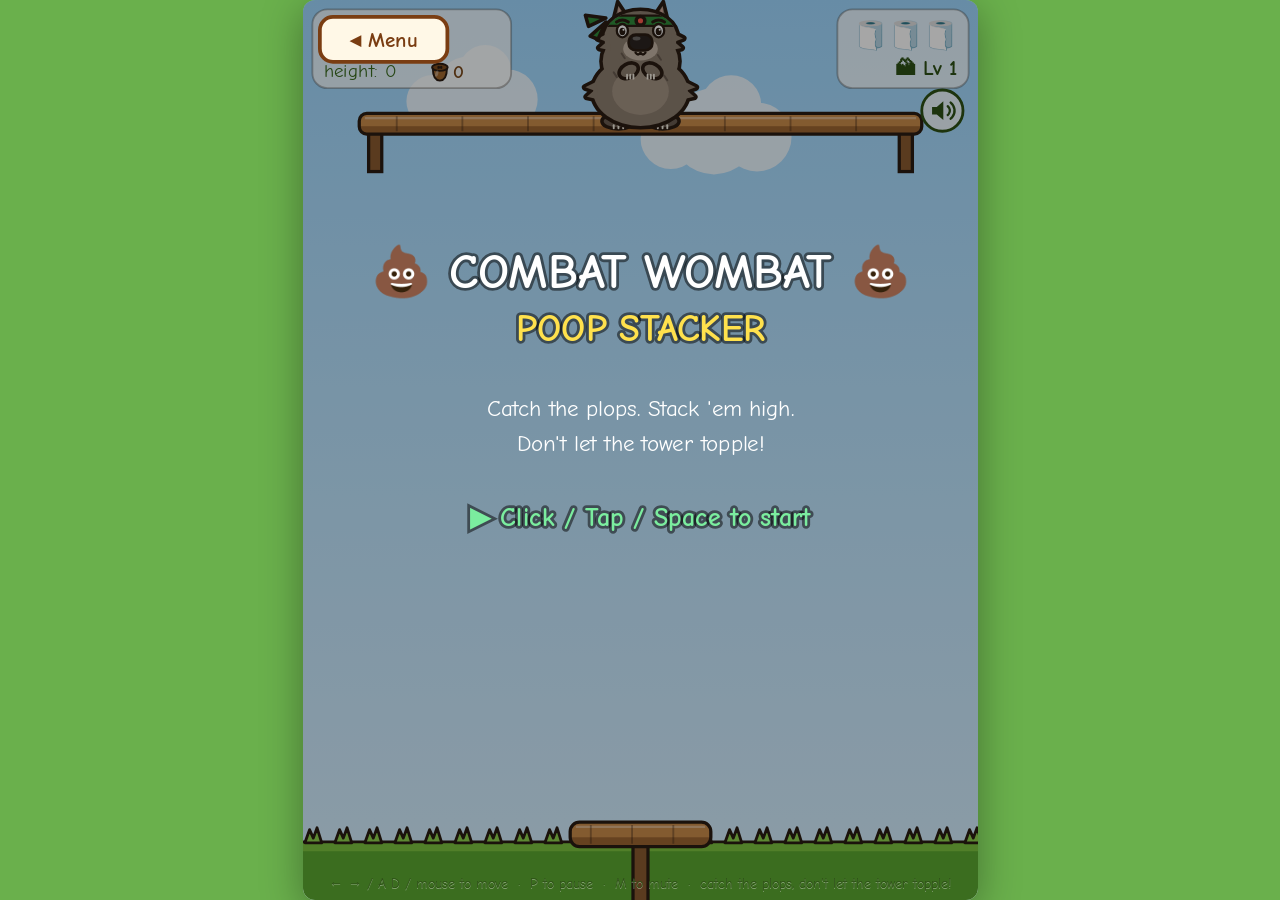
<file: wombat-poop.html>
<!DOCTYPE html>
<html lang="en">
<head>
<meta charset="UTF-8">
<meta name="viewport" content="width=device-width, initial-scale=1.0, viewport-fit=cover">
<title>💩 Combat Wombat: Poop Stacker 💩</title>
<meta name="description" content="Endless mode: catch the plops, stack them sky-high and climb level after level before the tower topples.">
<meta name="theme-color" content="#6ab04c">
<link rel="icon" type="image/png" sizes="32x32" href="icons/favicon-32.png">
<link rel="apple-touch-icon" href="icons/icon-180.png">
<link rel="manifest" href="manifest.webmanifest">
<meta property="og:type" content="website">
<meta property="og:site_name" content="Combat Wombat">
<meta property="og:title" content="Combat Wombat: Poop Stacker">
<meta property="og:description" content="Endless mode: catch the plops, stack them sky-high and climb level after level before the tower topples.">
<meta property="og:url" content="https://donkeyeatsbacon-web.github.io/wombat-poop/wombat-poop.html">
<meta property="og:image" content="https://donkeyeatsbacon-web.github.io/wombat-poop/icons/og-image.png">
<meta property="og:image:width" content="1200">
<meta property="og:image:height" content="630">
<meta property="og:image:alt" content="A cartoon wombat in a green headband straining on a plank, next to a tower of stacked poop cubes.">
<meta name="twitter:card" content="summary_large_image">
<link rel="stylesheet" href="shared/base.css?v=30c6dc38">
<style>
  canvas { image-rendering: optimizeQuality; }
  #hint { font-size: 14px; }
  #saveOverlay {
    position: absolute; inset: 0; z-index: 10;
    display: none; align-items: center; justify-content: center;
    background: rgba(0,0,0,.35);
  }
  #saveBox {
    background: #fff8e7; border: 4px solid #7a3d12; border-radius: 18px;
    box-shadow: 0 12px 40px rgba(0,0,0,.4);
    padding: 26px 30px; text-align: center; max-width: 88%;
    color: #5a2d0c;
  }
  #saveTitle { font-size: 30px; font-weight: bold; color: #c9860a; }
  #saveSub   { font-size: 18px; margin: 8px 0 16px; color: #7a3d12; }
  #nameEntry {
    font-family: inherit; font-size: 24px; text-align: center;
    padding: 8px 12px; width: 240px; max-width: 100%;
    border: 3px solid #7a3d12; border-radius: 10px; background: #fff;
    color: #5a2d0c; outline: none;
  }
  #saveBtns { margin-top: 18px; display: flex; gap: 12px; justify-content: center; }
  #saveBtns button {
    font-family: inherit; font-size: 20px; font-weight: bold;
    padding: 10px 22px; border-radius: 12px; border: 3px solid #4a7a25;
    cursor: pointer;
  }
  #saveBtn  { background: #7bed9f; color: #14532d; }
  #skipBtn  { background: #eee; color: #555; border-color: #999; }
</style>
</head>
<body>
<div id="wrap"><canvas id="game" width="720" height="960"></canvas></div>
<div id="hint"></div>
<div id="saveOverlay">
  <div id="saveBox">
    <div id="saveTitle">🏆 New personal best!</div>
    <div id="saveSub"></div>
    <input id="nameEntry" maxlength="12" placeholder="Your name" autocomplete="off" spellcheck="false" />
    <div id="saveBtns">
      <button id="saveBtn">Save</button>
      <button id="skipBtn">Skip</button>
    </div>
  </div>
</div>
<script src="shared/core.js?v=2467b2bd"></script>
<script src="shared/sound.js?v=aefb19fa"></script>
<script src="shared/progress.js?v=e6974743"></script>
<script src="shared/stickers.js?v=5c48788c"></script>
<script src="shared/art.js?v=74628cfc"></script>
<script src="shared/physics.js?v=66864343"></script>
<script src="shared/wombat.js?v=7fb4b1cb"></script>
<script>
(() => {
  const { W, H, GRAV, rand, clamp } = WB;
  const cv = document.getElementById('game');
  const ctx = cv.getContext('2d');
  const disp = WB.fitDisplay(cv, document.getElementById('wrap'));
  let t = 0;
  const { roundRect, drawButton, drawRoundButton, drawGumNut, drawPoop, drawStack, drawWombatArt, drawPlatform, drawTopPlat,
          drawLettuce, drawDiarrhea, drawParticles, drawGround, drawGoalLine, drawTrail, drawStickerToast } = WB.createArt(ctx, () => t);

  // ---------- Game state ----------
  const STATE = { MENU: 0, PLAY: 1, TOPPLE: 2, OVER: 3 };
  let state = STATE.MENU;
  let score = 0, maxMiss = 3;

  // ---------- Classic or Upgraded ----------
  // Once you own platform upgrades, endless can be played either way, each
  // with its own top 5. Classic is the stock game.
  const MODE_KEY = 'wombatPoopMode';
  let upgraded = false;
  try { upgraded = WB.progress.anyOwned() && localStorage.getItem(MODE_KEY) !== 'classic'; } catch(e){}
  let M = WB.progress.mods(upgraded);    // what this run's upgrades change

  // ---------- Top scores (kept on this device) ----------
  // The five best runs per mode, best first: { name, score, level, date }.
  // The old single best (wombatPoopHigh) is folded into Classic the first
  // time, and kept up to date afterwards because the front page reads it.
  const HS_KEY = 'wombatPoopHigh', NAME_KEY = 'wombatPoopName', TOP_N = 5;
  const scoresKey = () => upgraded ? 'wombatPoopScoresUp' : 'wombatPoopScores';
  let scores = [], lastName = '', lastRank = -1;   // lastRank: where the run just entered landed, to highlight it
  let entering = false;          // true while the name-entry overlay is open
  function loadScores(){
    scores = [];
    try {
      const d = JSON.parse(localStorage.getItem(scoresKey()) || 'null');
      if(Array.isArray(d)) scores = d.filter(e => e && Number.isFinite(e.score) && typeof e.name === 'string').slice(0, TOP_N);
      if(!scores.length && !upgraded){
        const h = JSON.parse(localStorage.getItem(HS_KEY) || 'null');
        if(h && h.score > 0) scores = [{ name: String(h.name || 'Wombat'), score: h.score|0, level: 0, date: '' }];
      }
      lastName = localStorage.getItem(NAME_KEY) || lastName || (scores[0] ? scores[0].name : '');
    } catch(e){}
  }
  loadScores();
  const bestScore = () => scores.length ? scores[0].score : 0;
  const qualifies = s => s > 0 && (scores.length < TOP_N || s > scores[scores.length - 1].score);
  function saveScores(){
    try {
      localStorage.setItem(scoresKey(), JSON.stringify(scores));
      if(scores[0] && !upgraded) localStorage.setItem(HS_KEY, JSON.stringify({ name: scores[0].name, score: scores[0].score }));
      localStorage.setItem(NAME_KEY, lastName);
    } catch(e){}
  }
  function toggleMode(){
    upgraded = !upgraded;
    try { localStorage.setItem(MODE_KEY, upgraded ? 'upgraded' : 'classic'); } catch(e){}
    loadScores(); lastRank = -1;
    WB.sfx('click');
  }

  // ---------- Gum Nuts this run ----------
  // Earned as you play, banked into the wallet when the run ends (or you
  // leave). runNuts is shown; unbanked is what hasn't reached the wallet yet.
  let runNuts = 0, unbanked = 0;
  const earn = n => { runNuts += n; unbanked += n; };
  function bankNuts(){ if(unbanked > 0){ WB.progress.earn(unbanked); unbanked = 0; } }
  // per-level bookkeeping for the bonuses and once-per-level upgrades
  let levelMaxDanger = 0, anchorReady = true, slowmoReady = true, slowmoLeft = 0, extendT = 0;
  let notice = null;                     // a short message mid-screen: { text, life }
  const say = text => { notice = { text, life: 90 }; };
  let toppleTimer = 0;
  let stickerShow = null;                 // a sticker being announced: { s, t0 }
  let danger = 0;   // 0 = rock solid, 1 = about to topple (wobble meter)
  // camera / climbing mechanic
  let camTarget = 0;                      // camera eases S.camOffset toward this
  let level = 1, raising = false;
  let jumpTimer = 0, raiseDelay = 0;      // level-up: wombat leaps, then the camera follows
  const goalScreenY = Math.round(H/3);   // red goal line ~2/3 of the way up
  const RAISE_BAND = 180;                 // how much of the pile stays visible after a raise

  // Endless mode's pile physics. The campaign is tuned softer (see its TUNE).
  const TUNE = {
    fallMul: 1, maxFallV: Infinity,       // no terminal velocity
    measureTip: true,                     // poops near the edge of their support make the pile nervous
    // Calmed after playtest-2 (was 0.004 / 0.02 / 0.06 / 0.02 / 0.93): in a
    // simulated catcher's games, about half as many topples and towers ~10
    // poops taller before they go.
    swayPush: 0.0036, nervous: 0.014,
    restoreMax: 0.064, restoreInstab: 0.012, restoreMin: 0.024,
    damping: 0.92
  };
  // First-ever game: point out the catch platform until the first catch.
  const TUTORIAL_KEY = 'wombatTutorialDone';
  let tutorial = true;
  try { tutorial = localStorage.getItem(TUTORIAL_KEY) !== '1'; } catch(e){}
  function tutorialDone(){
    if(!tutorial) return;
    tutorial = false;
    try { localStorage.setItem(TUTORIAL_KEY, '1'); } catch(e){}
  }

  const hooks = {
    onSettle: p => {
      score += Math.round(Math.max(1, Math.round(p.w/12)) * M.scoreMul); tutorialDone();
      earn(1 + M.nutPerPoop);                                   // Big Eater: +1 each
      if(M.rapidNuts && (S.stacked = (S.stacked||0) + 1) % 2 === 0) earn(1);        // Rapid Fire: +1 every 2nd
      if(WB.isGolden(p.hue)){ earn(5); say('✨ Golden poop! +5'); WB.stickers.note('golden'); }
      WB.stickers.note('poops');
    },
    onSnub: () => say('🙅 Picky eater: no lettuce, thanks'),
    onBoardDrop: () => { if(M.gutter) earn(1); },
    onMiss: () => { if(S.misses >= maxMiss) endGame(); },
    // poops come quicker as the score climbs
    nextPoopAt: t => t + (clamp(150 - score*0.6*M.rampMul, 70, 150) + WB.progress.pace(rand(-25, 55), 15, M)) * M.gapMul,
    hop: topHop
  };
  let S;                                  // the current run (see shared/physics.js)
  let shakeX = 0, shakeY = 0;             // this step's screen-shake offset

  // ---------- Input ----------
  const input = { keys: {}, pointerX: null };
  window.addEventListener('keydown', e => {
    if (entering) return;                       // typing a high-score name — ignore game controls
    input.keys[e.key.toLowerCase()] = true;
    if (e.key === ' ' || ['arrowleft','arrowright','arrowup','arrowdown'].includes(e.key.toLowerCase())) e.preventDefault();
    if ((e.key.toLowerCase() === 'p' || e.key === 'Escape') && state === STATE.PLAY) paused = !paused;
    if (e.key.toLowerCase() === 'm') WB.sound.toggle();
    if ((state === STATE.MENU || state === STATE.OVER) && (e.key === ' ' || e.key === 'Enter')) start();
  });
  window.addEventListener('keyup', e => input.keys[e.key.toLowerCase()] = false);

  // on-screen buttons (logical canvas units)
  const PAUSE_BTN  = { x: W-38, y: 118, r: 22 };                  // during play, top right
  const BTN_RESUME = { x: W/2-150, y: H*0.40,    w: 300, h: 62 }; // pause screen
  const BTN_QUIT   = { x: W/2-150, y: H*0.40+80, w: 300, h: 62 };
  const BTN_SOUND  = { x: W/2-150, y: H*0.40+160, w: 300, h: 62 };
  const BTN_MENU   = { x: 18, y: 18, w: 136, h: 48 };              // title + game-over screens
  const SOUND_BTN  = PAUSE_BTN;                                     // title + game-over screens
  const BTN_MODE   = { x: W/2-115, y: 18, w: 230, h: 48 };          // title + game-over, once you own upgrades
  const leave = () => { bankNuts(); WB.toMenu(); };

  function onDown(x, y){
    if(entering) return;
    if(state === STATE.PLAY){
      if(paused){
        if(WB.hitBtn(BTN_RESUME, x, y)){ paused = false; WB.sfx('click'); }
        else if(WB.hitBtn(BTN_QUIT, x, y)) leave();
        else if(WB.hitBtn(BTN_SOUND, x, y)) WB.sound.toggle();
        return;
      }
      if(WB.hitRound(PAUSE_BTN, x, y)){ paused = true; WB.sfx('click'); return; }
      input.pointerX = x;
      return;
    }
    input.pointerX = x;
    const onMenuScreen = state === STATE.MENU || state === STATE.OVER;
    if(onMenuScreen && WB.hitRound(SOUND_BTN, x, y)) WB.sound.toggle();
    else if(onMenuScreen && WB.hitBtn(BTN_MENU, x, y)) leave();
    else if(onMenuScreen && WB.progress.anyOwned() && WB.hitBtn(BTN_MODE, x, y)) toggleMode();
    else start();
  }
  const canvasX = clientX => WB.canvasPt(cv, clientX, 0).x;
  cv.addEventListener('mousemove', e => input.pointerX = canvasX(e.clientX));
  cv.addEventListener('mousedown', e => { const p = WB.canvasPt(cv, e.clientX, e.clientY); onDown(p.x, p.y); });
  cv.addEventListener('touchstart', e => { const p = WB.canvasPt(cv, e.touches[0].clientX, e.touches[0].clientY); onDown(p.x, p.y); e.preventDefault(); }, {passive:false});
  cv.addEventListener('touchmove', e => { input.pointerX = canvasX(e.touches[0].clientX); e.preventDefault(); }, {passive:false});
  cv.addEventListener('mouseleave', () => input.pointerX = null);

  let paused = false;
  const hintEl = document.getElementById('hint');
  hintEl.innerHTML = WB.isTouch
    ? 'Drag to move &nbsp;·&nbsp; ⏸ to pause &nbsp;·&nbsp; catch the plops, don\'t let the tower topple!'
    : '← → / A D / mouse to move &nbsp;·&nbsp; P to pause &nbsp;·&nbsp; M to mute &nbsp;·&nbsp; catch the plops, don\'t let the tower topple!';
  // switching away mid-game pauses it, so nothing falls while nobody's looking
  WB.onAway(() => { if(state === STATE.PLAY) paused = true; bankNuts(); });

  function reset(){
    score = 0; toppleTimer = 0;
    M = WB.progress.mods(upgraded);
    S = WB.newRun(t, { platW: 150 + M.widthAdd, tune: WB.progress.tune(TUNE, M), hooks, steerMul: M.steerMul, easeMul: M.easeMul });
    runNuts = 0; unbanked = 0;
    levelMaxDanger = 0; anchorReady = true; slowmoReady = true; slowmoLeft = 0; extendT = 0; notice = null;
    paused = false; danger = 0;
    camTarget = 0; level = 1; raising = false;
    jumpTimer = 0; raiseDelay = 0;
  }
  function start(){ hideSaveOverlay(); reset(); state = STATE.PLAY; }

  // ---------- Game over + high-score entry ----------
  const saveOverlay = document.getElementById('saveOverlay');
  const nameEntry   = document.getElementById('nameEntry');
  const saveSub     = document.getElementById('saveSub');
  const saveTitle   = document.getElementById('saveTitle');

  function endGame(){
    bankNuts();
    if(state !== STATE.OVER) WB.sfx(score > bestScore() ? 'win' : 'sad');
    state = STATE.OVER;
    lastRank = -1;
    if(!entering && qualifies(score)){
      // a top-5 run: let the player put their name to it
      entering = true;
      const newBest = score > bestScore();
      saveTitle.textContent = newBest ? '🏆 New personal best!' : '🏅 A top-5 score!';
      saveSub.textContent = 'Score ' + score + (newBest && bestScore() ? ' · beat ' + bestScore() : '');
      nameEntry.value = lastName;
      saveOverlay.style.display = 'flex';
      setTimeout(() => { nameEntry.focus(); nameEntry.select(); }, 0);
    }
  }
  function hideSaveOverlay(){ entering = false; saveOverlay.style.display = 'none'; }
  function commitHigh(){
    lastName = (nameEntry.value.trim() || 'Wombat').slice(0, 12);
    const entry = { name: lastName, score, level, date: new Date().toISOString().slice(0, 10) };
    scores.push(entry);
    scores.sort((a, b) => b.score - a.score);       // stable: an equal older score stays ahead
    scores = scores.slice(0, TOP_N);
    lastRank = scores.indexOf(entry);
    saveScores();
    hideSaveOverlay();
  }
  document.getElementById('saveBtn').addEventListener('click', commitHigh);
  document.getElementById('skipBtn').addEventListener('click', hideSaveOverlay);
  nameEntry.addEventListener('keydown', e => {
    e.stopPropagation();                       // don't let the game see these keys
    if(e.key === 'Enter') commitHigh();
    else if(e.key === 'Escape') hideSaveOverlay();
  });

  // ---------- Toppling ----------
  function beginTopple(dir){
    state = STATE.TOPPLE;
    WB.stickers.note('topples');
    toppleTimer = 0;
    for(const c of S.stack){
      c.x = S.plat.x + c.off;         // freeze current world x, then fall straight
      c.vx = rand(-0.5, 0.5);         // tiny symmetric scatter, never a sideways launch
      c.vfall = rand(0, 1.2);
      c.spin = rand(-0.14, 0.14);
    }
    // the poop still in the air keeps tumbling down too
    for(const p of S.plops){
      p.vx = rand(-0.5, 0.5);
      p.vy = Math.max(p.vy||0, 0.5);
      p.vr = (p.vr||0) + rand(-0.14, 0.14);
    }
    S.shake = 16;
    WB.sfx('topple');
  }

  function updateTopple(){
    toppleTimer++;
    danger = 1;
    let allGone = true;   // everything has fallen past the bottom of the screen
    for(const c of S.stack){
      c.vfall = (c.vfall||0) + 0.55;
      c.y += c.vfall; c.x += (c.vx||0);
      c.rot = (c.rot||0) + (c.spin||0);
      if(c.y + S.camOffset - c.h/2 <= H) allGone = false;
    }
    for(const p of S.plops){
      p.vy = (p.vy||0) + GRAV*3;
      p.y += p.vy; p.x += (p.vx||0);
      p.rot += (p.vr||0);
      if(p.y + S.camOffset - p.h/2 <= H) allGone = false;
    }
    if(toppleTimer > 240 || allGone){
      endGame();
    }
  }

  // ---------- Lettuce from the sky ----------
  function updateHazards(){
    // maybe drop a lettuce for the wombat (not while it's already busy)
    if(!S.lettuce && S.diarrheaTimer<=0 && S.wombat.mode==='crawl' && Math.random() < 0.0016){
      const b = WB.topPlat.w/2 - 70;
      S.lettuce = { x: W/2 + rand(-b, b), y: -30, vy: 0, landed: false, wob: 0, eatScale: 1 };
    }
    WB.updateLettuceAndDiarrhea(S, t);
  }

  // ---------- Update ----------
  function update(){
    // Slow-Mo upgrade: the game runs at half speed for a moment
    if(slowmoLeft > 0){ slowmoLeft--; if(slowmoLeft % 2) return; }
    t++;
    // a newly earned sticker gets a few seconds on screen, once you're not mid-run
    if(stickerShow && t - stickerShow.t0 > 240) stickerShow = null;
    if(!stickerShow && (state !== STATE.PLAY || paused)){ const s = WB.stickers.next(); if(s){ stickerShow = { s, t0: t }; WB.sfx('win'); } }
    if(S.shake > 0) S.shake *= 0.85;
    if(notice && --notice.life <= 0) notice = null;
    if(S.comboFlash>0) S.comboFlash--;

    if(state === STATE.PLAY && !paused){
      WB.steerPlatform(S, input);
      WB.updateWombat(S, t);
      updateHazards();
      WB.stepPlops(S);

      const effOff = WB.updateStack(S, t);
      if(effOff === null) danger += (0 - danger) * 0.2;
      else {
        const edge = S.plat.w/2 + 22 + M.marginAdd;      // topple once it clears the platform edge
        danger += (clamp(Math.abs(effOff)/edge, 0, 1) - danger) * 0.2;
        if(danger > 0.8) WB.sfx('creak');                // the tower groans before it goes
        levelMaxDanger = Math.max(levelMaxDanger, danger);
        if(M.slowmo && slowmoReady && danger > 0.85){ slowmoReady = false; slowmoLeft = 150; say('⏳ Slow-mo!'); }
        if(Math.abs(effOff) > edge){
          if(M.anchor && anchorReady){                     // the Anchor upgrade catches it once per level
            anchorReady = false; S.pileSway = 0; S.pileSwayV = 0; S.shake = 10;
            WB.sfx('levelup'); say('⚓ Anchor held!');
          } else beginTopple(effOff > 0 ? 1 : -1);
        }
      }

      // climbing: when the stack top reaches the red goal line, raise the
      // view so only the top 3 poops remain, and keep climbing to a new line
      if(!raising && S.stack.length){
        const stackTopScreen = WB.stackTopWorldY(S) + S.camOffset;
        if(stackTopScreen <= goalScreenY){
          raising = true; level++;
          WB.sfx('levelup');
          WB.stickers.best('endlessLevel', level);
          if(!upgraded) WB.stickers.best('classicLevel', level);
          earn(5);
          if(levelMaxDanger < 0.8){ earn(10); say('✨ Clean climb! +10'); WB.stickers.note('clean'); }   // no wobble warnings this level
          levelMaxDanger = 0; anchorReady = true; slowmoReady = true;
          if(M.extendo){ WB.setPlatBonus(S, 20); extendT = 300; }
          S.raiseBaseY = WB.stackTopWorldY(S);           // reset the wobble reference for the new level
          camTarget = (H - RAISE_BAND) - WB.stackTopWorldY(S);
          jumpTimer = 32; raiseDelay = 16;               // wombat leaps up, THEN the camera follows
        }
      }
      if(extendT > 0 && --extendT === 0) WB.setPlatBonus(S, 0);
      if(jumpTimer > 0) jumpTimer--;
      if(raiseDelay > 0) raiseDelay--;
      else S.camOffset += (camTarget - S.camOffset) * 0.04;  // camera pans up to meet the wombat
      if(raising && Math.abs(camTarget - S.camOffset) < 1.0) raising = false;
    }

    if(state === STATE.TOPPLE) updateTopple();

    WB.updateParticles(S.particles);

    // rolled here rather than in render(), which can run more than once a step
    shakeX = (Math.random()-0.5)*S.shake; shakeY = (Math.random()-0.5)*S.shake;
  }

  // ---------- Drawing ----------
  // upward offset for the wombat + its platform during a level-up leap
  function topHop(){
    let h = 0;
    if(jumpTimer > 0) h += Math.sin((1 - jumpTimer/32)*Math.PI) * 46;          // the leap arc
    if(raising && camTarget) h += clamp(1 - S.camOffset/camTarget, 0, 1) * 60;   // stay lifted until the camera catches up
    return h;
  }

  function drawClouds(){
    ctx.fillStyle='rgba(255,255,255,.75)';
    for(let i=0;i<3;i++){
      const cx = ((t*0.3 + i*260) % (W+200)) - 100;
      const cy = 60 + i*40;
      cloud(cx,cy, 34+i*6);
    }
  }
  function cloud(x,y,r){
    ctx.beginPath();
    ctx.arc(x,y,r,0,7); ctx.arc(x+r,y+6,r*0.8,0,7);
    ctx.arc(x-r,y+8,r*0.7,0,7); ctx.arc(x+r*0.4,y-r*0.6,r*0.7,0,7);
    ctx.fill();
  }

  function drawHUD(){
    ctx.save();
    // soft panels behind the corner readouts, so the wombat can crawl under them
    ctx.fillStyle='rgba(255,255,255,.72)'; ctx.strokeStyle='rgba(42,28,18,.3)'; ctx.lineWidth=2;
    roundRect(10, 10, 212, 84, 16); ctx.fill(); ctx.stroke();
    roundRect(W-150, 10, 140, 84, 16); ctx.fill(); ctx.stroke();
    ctx.textAlign='left';
    ctx.fillStyle='#2d5016';
    ctx.font='bold 40px "Comic Neue", "Comic Sans MS", cursive';
    ctx.fillText('💩 ' + score, 22, 52);
    // misses
    ctx.textAlign='right';
    ctx.font='30px "Comic Neue", "Comic Sans MS", cursive';
    let hearts='';
    for(let i=0;i<maxMiss;i++) hearts += i<maxMiss-S.misses ? '🧻' : '❌';
    ctx.fillText(hearts, W-22, 48);
    ctx.textAlign='left';
    ctx.font='20px "Comic Neue", "Comic Sans MS", cursive';
    ctx.fillStyle='#3a6b1f';
    ctx.fillText('height: ' + S.stack.length, 22, 82);
    drawGumNut(146, 76, 20);
    ctx.font='bold 20px "Comic Neue", "Comic Sans MS", cursive'; ctx.fillStyle='#7a4a1c';
    ctx.fillText(String(runNuts), 160, 83);
    // level (climbs each time you reach the goal line)
    ctx.textAlign='right';
    ctx.font='bold 22px "Comic Neue", "Comic Sans MS", cursive';
    ctx.fillStyle='#2d5016';
    ctx.fillText('🏔 Lv ' + level, W-22, 80);
    ctx.textAlign='left';
    ctx.restore();
    if(state === STATE.PLAY || state === STATE.TOPPLE) drawWobbleMeter();
  }

  function drawWobbleMeter(){
    const x = 22, y = 106, w = 200, h = 20;
    const d = clamp(danger, 0, 1);
    const shiver = d > 0.55 ? Math.sin(t*0.7) * d * 2.5 : 0;
    ctx.save();
    // label
    ctx.textAlign='left';
    ctx.font='bold 13px "Comic Neue", "Comic Sans MS", cursive';
    ctx.fillStyle='#2d5016';
    ctx.fillText('🌀 WOBBLE-O-METER', x, y - 5);
    // track
    ctx.fillStyle='rgba(255,255,255,.6)';
    roundRect(x, y, w, h, h/2); ctx.fill();
    ctx.strokeStyle='#2d5016'; ctx.lineWidth=2; roundRect(x, y, w, h, h/2); ctx.stroke();
    // fill (green → yellow → red), shivering when high
    const fw = Math.max(h, d * w);
    const hue = (1 - d) * 115;
    ctx.save();
    roundRect(x, y, w, h, h/2); ctx.clip();
    ctx.fillStyle = `hsl(${hue}, 82%, 47%)`;
    roundRect(x + shiver, y, fw, h, h/2); ctx.fill();
    // little tick marks
    ctx.strokeStyle='rgba(0,0,0,.15)'; ctx.lineWidth=1;
    for(let i=1;i<5;i++){ ctx.beginPath(); ctx.moveTo(x+w*i/5,y); ctx.lineTo(x+w*i/5,y+h); ctx.stroke(); }
    ctx.restore();
    // face indicator that rides the bar
    const face = d < 0.5 ? '🙂' : d < 0.8 ? '😬' : '😱';
    ctx.font = '18px serif';
    ctx.textAlign='center';
    ctx.fillText(face, clamp(x + fw, x + 12, x + w - 4), y + h/2 + 6 + shiver);
    // danger warning
    if(d > 0.8 && Math.sin(t*0.4) > 0){
      ctx.textAlign='left';
      ctx.font='bold 15px "Comic Neue", "Comic Sans MS", cursive';
      ctx.fillStyle='#e11d1d';
      ctx.fillText('⚠ TIPPY!!', x + w + 10, y + h - 3);
    }
    ctx.restore();
  }

  // first game only: show where to catch, riding along with the platform
  function drawTutorial(){
    const bob = Math.sin(t*0.12) * 4;
    ctx.save();
    ctx.textAlign = 'center';
    ctx.font = 'bold 24px "Comic Neue", "Comic Sans MS", cursive';
    ctx.lineWidth = 5; ctx.strokeStyle = 'rgba(255,255,255,.85)'; ctx.fillStyle = '#7a3d12';
    const msg = WB.isTouch ? '⬅ drag to catch the poop! ➡' : '⬅ move to catch the poop! ➡';
    const x = clamp(S.plat.x, 190, W - 190), y = S.plat.y - 52 + bob;
    ctx.strokeText(msg, x, y); ctx.fillText(msg, x, y);
    ctx.restore();
  }

  // one line of overlay text, centred
  function line(text, font, color, stroke, y){
    ctx.save(); ctx.textAlign='center'; ctx.font=font; ctx.fillStyle=color;
    ctx.lineWidth=6; ctx.strokeStyle='rgba(0,0,0,.5)';
    if(stroke) ctx.strokeText(text, W/2, y);
    ctx.fillText(text, W/2, y); ctx.restore();
  }
  // the top-5 table on the game-over screen; the run just entered is highlighted
  function drawTopScores(y){
    line(WB.progress.anyOwned() ? (upgraded ? 'Top scores · Upgraded' : 'Top scores · Classic') : 'Top scores',
         'bold 24px "Comic Neue", "Comic Sans MS", cursive', '#ffe14d', true, y);
    ctx.save(); ctx.font='22px "Comic Neue", "Comic Sans MS", cursive';
    if(!scores.length) line('None yet. Stack some poop!', '20px "Comic Neue", "Comic Sans MS", cursive', '#fff', false, y + 36);
    scores.forEach((e, i) => {
      const ry = y + 36 + i*30, mine = i === lastRank;
      if(mine){ ctx.fillStyle='rgba(123,237,159,.25)'; roundRect(W/2-170, ry-22, 340, 30, 10); ctx.fill(); }
      ctx.fillStyle = mine ? '#7bed9f' : '#fff';
      ctx.textAlign='left';  ctx.fillText((i+1) + '.  ' + e.name, W/2-155, ry);
      ctx.textAlign='right'; ctx.fillText(String(e.score), W/2+155, ry);
    });
    ctx.restore();
  }

  function centerText(lines){
    ctx.save();
    ctx.fillStyle='rgba(0,0,0,.35)';
    ctx.fillRect(0,0,W,H);
    ctx.textAlign='center';
    let y = H*0.32;
    for(const l of lines){
      ctx.font = l.font;
      ctx.fillStyle = l.color || '#fff';
      ctx.lineWidth = 6; ctx.strokeStyle = 'rgba(0,0,0,.5)';
      if(l.stroke) ctx.strokeText(l.text, W/2, y);
      ctx.fillText(l.text, W/2, y);
      y += l.gap || 60;
    }
    ctx.restore();
  }

  function render(){
    // Re-assert the DPR transform every frame: resizing the canvas wipes context
    // state, and this makes the base transform immune to any save/restore drift.
    ctx.setTransform(disp.sx, 0, 0, disp.sy, 0, 0);
    ctx.clearRect(0,0,W,H);
    ctx.save();
    ctx.translate(shakeX, shakeY);

    drawClouds();

    // the ground, tower, catch platform and falling poops scroll with the
    // camera — so climbing reads as the view rising, not the platform dropping
    ctx.save();
    ctx.translate(0, S.camOffset);
    drawGround(S.plat);
    drawPlatform(S.plat);
    drawStack(S, state !== STATE.TOPPLE && state !== STATE.OVER);
    // don't draw mid-air poops once the game is over (they'd hang frozen)
    if(state !== STATE.OVER) for(const p of S.plops){ drawTrail(p); drawPoop(p.x,p.y,p.w,p.h,p.rot,p.squish,p.hue); }
    if(state === STATE.PLAY && tutorial) drawTutorial();
    ctx.restore();
    drawDiarrhea(S.diarrhea, S.camOffset);   // hot drops falling onto the tower
    // the wombat stays at the top of the screen as the poop source
    const hop = topHop();
    drawTopPlat(hop);
    drawLettuce(S.lettuce, hop);
    drawWombatArt(S.wombat, 1, WB.PAL_PLAYER, { lift: hop });
    drawParticles(S.particles);
    if(state === STATE.PLAY || state === STATE.TOPPLE) drawGoalLine(goalScreenY);
    drawHUD();

    ctx.restore();

    if(state === STATE.PLAY && !paused) drawRoundButton(PAUSE_BTN, 'pause');
    if(slowmoLeft > 0){ ctx.fillStyle='rgba(90,140,255,.12)'; ctx.fillRect(0,0,W,H); }
    if(notice && state === STATE.PLAY){
      ctx.globalAlpha = Math.min(1, notice.life/30);
      line(notice.text, 'bold 30px "Comic Neue", "Comic Sans MS", cursive', '#fff', true, H*0.46);
      ctx.globalAlpha = 1;
    }
    if(state === STATE.MENU || state === STATE.OVER) drawRoundButton(SOUND_BTN, WB.sound.muted() ? 'muted' : 'sound');

    if(state === STATE.MENU){
      centerText([
        {text:'💩 COMBAT WOMBAT 💩', font:'bold 52px "Comic Neue", "Comic Sans MS", cursive', color:'#fff', stroke:true, gap:56},
        {text:'POOP STACKER', font:'bold 40px "Comic Neue", "Comic Sans MS", cursive', color:'#ffe14d', stroke:true, gap:80},
        {text:'Catch the plops. Stack \'em high.', font:'24px "Comic Neue", "Comic Sans MS", cursive', gap:38},
        {text:'Don\'t let the tower topple!', font:'24px "Comic Neue", "Comic Sans MS", cursive', gap:80},
        {text:'▶ Click / Tap / Space to start', font:'bold 28px "Comic Neue", "Comic Sans MS", cursive', color:'#7bed9f', stroke:true},
      ]);
      drawButton(BTN_MENU, '◂ Menu', '#fff8e7', '#7a3d12', 22);
      if(WB.progress.anyOwned()) drawButton(BTN_MODE, upgraded ? '🔧 Upgraded' : '🏁 Classic', '#fff8e7', '#7a3d12', 22);
    }
    if(state === STATE.OVER){
      centerText([
        {text: S.misses>=maxMiss ? '🧻 Out of toilet paper!' : '🗼 TIMBERRR!', font:'bold 46px "Comic Neue", "Comic Sans MS", cursive', color:'#fff', stroke:true, gap:70},
        {text:'Score: ' + score, font:'bold 40px "Comic Neue", "Comic Sans MS", cursive', color:'#ffe14d', stroke:true},
      ]);
      if(runNuts > 0){
        const txt = '+' + runNuts + ' Gum Nuts';
        line(txt, 'bold 24px "Comic Neue", "Comic Sans MS", cursive', '#ffd98a', true, H*0.32 + 108);
        ctx.font = 'bold 24px "Comic Neue", "Comic Sans MS", cursive';
        drawGumNut(W/2 - ctx.measureText(txt).width/2 - 18, H*0.32 + 100, 24);
      }
      drawTopScores(H*0.32 + 150);
      line('Reached level ' + level + ' · ' + S.stack.length + ' plops', '22px "Comic Neue", "Comic Sans MS", cursive', '#fff', false, H*0.32 + 357);
      line('▶ Click / Space to poop again', 'bold 26px "Comic Neue", "Comic Sans MS", cursive', '#7bed9f', true, H*0.32 + 412);
      drawButton(BTN_MENU, '◂ Menu', '#fff8e7', '#7a3d12', 22);
      if(WB.progress.anyOwned()) drawButton(BTN_MODE, upgraded ? '🔧 Upgraded' : '🏁 Classic', '#fff8e7', '#7a3d12', 22);
    }
    if(paused && state===STATE.PLAY){
      centerText([{text:'⏸ Paused', font:'bold 48px "Comic Neue", "Comic Sans MS", cursive', color:'#fff', stroke:true}]);
      drawButton(BTN_RESUME, '▶ Resume', '#7bed9f', '#14532d');
      drawButton(BTN_QUIT,   '🏠 Main menu', '#fff8e7', '#7a3d12');
      drawButton(BTN_SOUND,  WB.sound.muted() ? '🔇 Sound: off' : '🔊 Sound: on', '#fff8e7', '#7a3d12');
    }

    if(stickerShow) drawStickerToast(stickerShow.s, t - stickerShow.t0, 190);

    // the cursor only hides while you're steering the platform with it
    const playing = state === STATE.PLAY && !paused;
    const cursor = playing ? 'none' : 'default';
    if(cv.style.cursor !== cursor) cv.style.cursor = cursor;
    // the controls hint sits over the bottom of the game, so it hides during play
    const hintVis = playing ? 'hidden' : 'visible';
    if(hintEl.style.visibility !== hintVis) hintEl.style.visibility = hintVis;
  }

  reset();                                // a run to show behind the title screen
  WB.runLoop(update, render);
})();
</script>
</body>
</html>
</file>
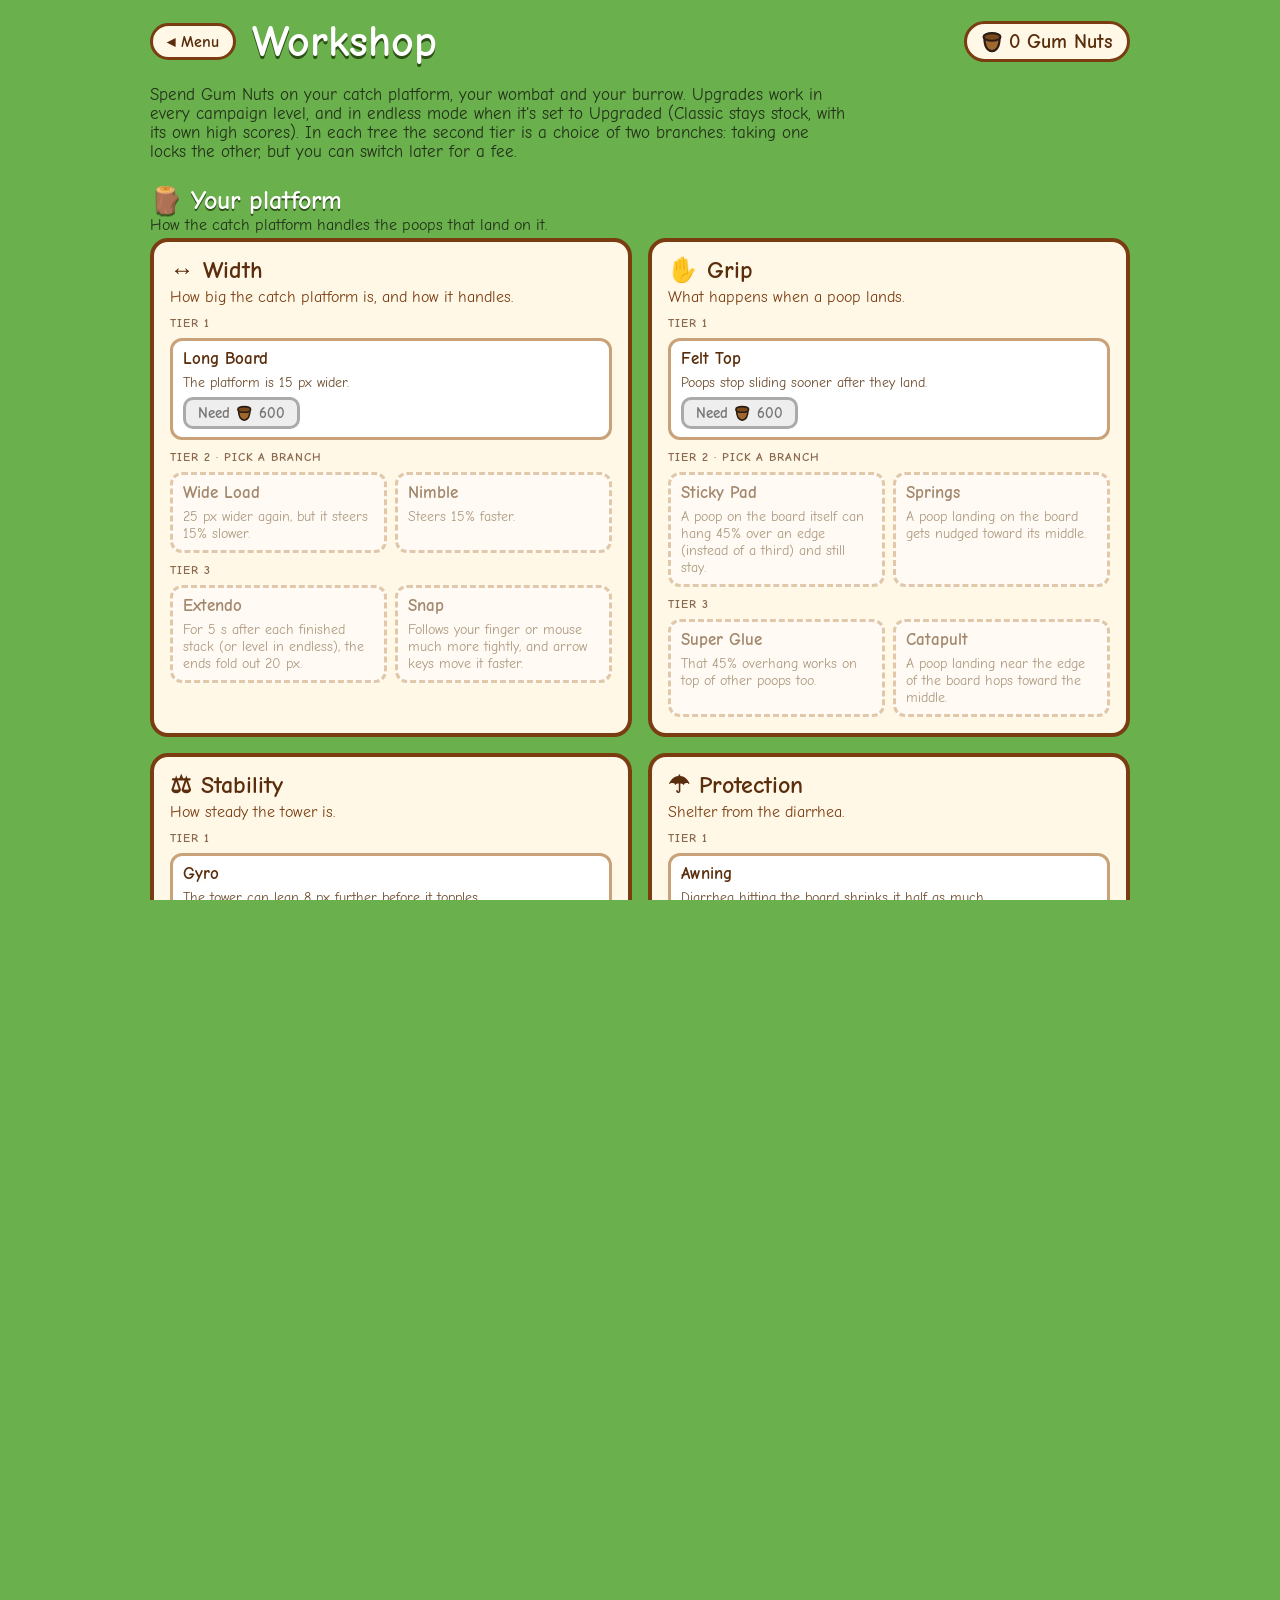
<file: workshop.html>
<!DOCTYPE html>
<html lang="en">
<head>
<meta charset="UTF-8">
<meta name="viewport" content="width=device-width, initial-scale=1.0, viewport-fit=cover">
<title>Workshop · Combat Wombat</title>
<meta name="description" content="Spend Gum Nuts on upgrades and new looks for your catch platform and your wombat.">
<meta name="theme-color" content="#6ab04c">
<link rel="icon" type="image/png" sizes="32x32" href="icons/favicon-32.png">
<link rel="apple-touch-icon" href="icons/icon-180.png">
<link rel="manifest" href="manifest.webmanifest">
<link rel="stylesheet" href="shared/base.css?v=30c6dc38">
<style>
  html, body { touch-action: manipulation; }
  body { overflow: auto; }
  #wrap { position: static; display: block; min-height: 100%; padding: calc(16px + env(safe-area-inset-top, 0px)) 16px 40px; }
  .page { max-width: 980px; margin: 0 auto; display: grid; gap: 18px; }
  header { display: flex; flex-wrap: wrap; align-items: center; gap: 12px 16px; }
  h1 { font-size: clamp(30px, 7vw, 44px); color: #fff; text-shadow: 0 3px 0 #2d5016; flex: 1 1 auto; }
  .back, .wallet {
    font: inherit; font-weight: bold; text-decoration: none; color: #5a2d0c;
    background: #fff8e7; border: 3px solid #7a3d12; border-radius: 999px; padding: 6px 14px;
    display: inline-flex; align-items: center; gap: 6px;
  }
  .wallet { font-size: 20px; }
  .lede { color: #23301a; font-size: 17px; max-width: 70ch; }
  .group > h2 { font-size: 26px; color: #fff; text-shadow: 0 2px 0 #2d5016; margin: 6px 0 -6px; }
  .group > p { color: #23301a; margin: 6px 0 4px; }
  .trees { display: grid; grid-template-columns: repeat(auto-fit, minmax(min(100%, 430px), 1fr)); gap: 16px; }
  .tree { align-content: start; background: #fff8e7; border: 4px solid #7a3d12; border-radius: 18px; padding: 14px 16px 16px; display: grid; gap: 10px; color: #5a2d0c; min-width: 0; }
  .tree h2 { font-size: 24px; }
  .tree .blurb { color: #7a3d12; margin-top: -6px; }
  .tier { display: grid; gap: 8px; }
  .tier.split { grid-template-columns: 1fr 1fr; }
  .tierLabel { font-size: 12px; font-weight: bold; letter-spacing: .08em; text-transform: uppercase; color: #8a6a4f; }
  .node { border: 3px solid #c9a27a; border-radius: 12px; padding: 8px 10px; background: #fff; display: grid; gap: 6px; align-content: start; min-width: 0; }
  .node .name { font-weight: bold; font-size: 17px; }
  .node .desc { font-size: 14px; color: #6b4a2c; }
  .node.owned { border-color: #3f8f3a; background: #effae8; }
  .node.locked { opacity: .55; border-style: dashed; }
  .node button {
    font: inherit; font-weight: bold; font-size: 15px; cursor: pointer; justify-self: start;
    border-radius: 10px; border: 3px solid #4a7a25; background: #7bed9f; color: #14532d; padding: 4px 12px;
    display: inline-flex; align-items: center; gap: 6px;
  }
  .node button.swap { background: #ffd98a; border-color: #7a3d12; color: #5a2d0c; }
  .node button:disabled { background: #eee; border-color: #aaa; color: #777; cursor: default; }
  .node button:focus-visible, .back:focus-visible { outline: 4px solid #ffe14d; outline-offset: 2px; }
  .badge { font-size: 13px; font-weight: bold; color: #2f7a2a; }
  .earn { background: rgba(255,255,255,.78); border-radius: 14px; padding: 12px 16px; color: #23301a; }
  .earn h2 { font-size: 20px; margin-bottom: 4px; }
  .earn ul { padding-left: 20px; display: grid; gap: 2px; }
  .nut { width: 1.1em; height: 1.1em; flex: none; }
  .looks { display: grid; grid-template-columns: minmax(0, 300px) minmax(0, 1fr); gap: 16px; align-items: start; }
  .preview { background: #fff8e7; border: 4px solid #7a3d12; border-radius: 18px; padding: 12px; display: grid; gap: 10px; justify-items: center;
             position: sticky; top: 12px; color: #5a2d0c; }
  .preview canvas { width: 100%; max-width: 260px; aspect-ratio: 260 / 280; border-radius: 12px; background: linear-gradient(#bfe6ff, #e6f6ff); }
  .tryon { display: grid; gap: 6px; justify-items: center; text-align: center; min-height: 64px; }
  .tryon .name { font-weight: bold; font-size: 18px; }
  .tryon button { font: inherit; font-weight: bold; font-size: 15px; cursor: pointer; border-radius: 10px; border: 3px solid #4a7a25;
                  background: #7bed9f; color: #14532d; padding: 4px 12px; display: inline-flex; align-items: center; gap: 6px; }
  .tryon button:disabled { background: #eee; border-color: #aaa; color: #777; cursor: default; }
  .slots { display: grid; gap: 12px; min-width: 0; }
  .slot { background: #fff8e7; border: 4px solid #7a3d12; border-radius: 18px; padding: 10px 14px 12px; color: #5a2d0c; }
  .slot h3 { font-size: 19px; margin-bottom: 8px; }
  .chips { display: flex; flex-wrap: wrap; gap: 8px; }
  .chip { font: inherit; font-size: 14px; cursor: pointer; display: inline-flex; align-items: center; gap: 6px; padding: 5px 10px 5px 6px;
          border: 3px solid #c9a27a; border-radius: 999px; background: #fff; color: #5a2d0c; }
  .chip .sw { width: 22px; height: 22px; border-radius: 50%; border: 2.5px solid #2a1c12; flex: none; display: grid; place-items: center; font-size: 14px; }
  .chip .sw.icon { border: none; font-size: 18px; }
  .chip .cost { color: #8a6a4f; font-size: 12px; display: inline-flex; align-items: center; gap: 2px; }
  .chip.worn { border-color: #3f8f3a; background: #effae8; font-weight: bold; }
  .chip.trying { outline: 4px solid #ffe14d; outline-offset: 1px; }
  .chip:focus-visible, .tryon button:focus-visible { outline: 4px solid #ffe14d; outline-offset: 2px; }
  @media (max-width: 640px){ .looks { grid-template-columns: 1fr; } .preview { position: static; } }
  @media (max-width: 420px){ .tier.split { grid-template-columns: 1fr; } }
</style>
</head>
<body>
<div id="wrap">
  <div class="page">
    <header>
      <a class="back" href="index.html">◂ Menu</a>
      <h1>Workshop</h1>
      <span class="wallet" id="wallet" aria-live="polite"></span>
    </header>
    <p class="lede">Spend Gum Nuts on your catch platform, your wombat and your burrow. Upgrades work in every campaign level, and in endless mode
      when it's set to Upgraded (Classic stays stock, with its own high scores).
      In each tree the second tier is a choice of two branches: taking one locks the other, but you can switch later
      for a fee.</p>
    <div id="trees"></div>
    <section class="group" aria-label="Your looks">
      <h2>🎨 Your looks</h2>
      <p>Pure looks, no effect on play. Tap anything to try it on; your wombat wears it in both modes.</p>
      <div class="looks">
        <div class="preview">
          <canvas id="preview" aria-label="Your wombat wearing the look you're trying on"></canvas>
          <div class="tryon" id="tryon" aria-live="polite"></div>
        </div>
        <div class="slots" id="slots"></div>
      </div>
    </section>
    <section class="earn">
      <h2>Earning Gum Nuts</h2>
      <ul>
        <li>1 for every poop you stack, and 5 more for a golden one</li>
        <li>5 for every finished stack (campaign) or level climbed (endless), 10 more if it never got wobbly</li>
        <li>15 for driving off a rival, 10 for wooing a mate</li>
      </ul>
    </section>
  </div>
</div>
<script src="shared/core.js?v=2467b2bd"></script>
<script src="shared/sound.js?v=aefb19fa"></script>
<script src="shared/progress.js?v=e6974743"></script>
<script src="shared/stickers.js?v=5c48788c"></script>
<script src="shared/art.js?v=74628cfc"></script>
<script>
(() => {
  const P = WB.progress;
  const NUT = '<svg class="nut" viewBox="-12 -12 24 26" aria-hidden="true"><path d="M-9 -4Q-9 11 0 12Q9 11 9 -4Z" fill="#a0672e" stroke="#2a1c12" stroke-width="2.5" stroke-linejoin="round"/><ellipse cx="0" cy="-5" rx="10" ry="4.5" fill="#7a4a1c" stroke="#2a1c12" stroke-width="2.5"/></svg>';
  const nuts = n => NUT + n.toLocaleString();
  const el = (tag, cls, html) => { const e = document.createElement(tag); if(cls) e.className = cls; if(html != null) e.innerHTML = html; return e; };
  const esc = s => s.replace(/[&<>"]/g, c => ({ '&':'&amp;', '<':'&lt;', '>':'&gt;', '"':'&quot;' })[c]);

  function node(item, state, action){
    const n = el('div', 'node' + (state === 'owned' ? ' owned' : state === 'locked' ? ' locked' : ''));
    n.append(el('div', 'name', esc(item.name)), el('div', 'desc', esc(item.desc)));
    if(state === 'owned') n.append(el('div', 'badge', '✓ Owned'));
    if(action) n.append(action);
    return n;
  }
  function buyButton(tree, branch, price){
    const b = el('button', '', 'Buy · ' + nuts(price));
    b.type = 'button';
    if(P.nuts() < price){ b.disabled = true; b.innerHTML = 'Need ' + nuts(price); }
    b.addEventListener('click', () => { if(P.buyNext(tree.id, branch)){ WB.sfx('levelup'); render(); } });
    return b;
  }
  function swapButton(tree){
    const fee = P.swapFee(tree.id);
    const b = el('button', 'swap', 'Switch to this branch · ' + nuts(fee));
    b.type = 'button';
    if(P.nuts() < fee){ b.disabled = true; b.innerHTML = 'Switch needs ' + nuts(fee); }
    b.addEventListener('click', () => { if(P.swap(tree.id)){ WB.sfx('click'); render(); } });
    return b;
  }

  const GROUPS = [
    { id:'platform', name:'🪵 Your platform', about:'How the catch platform handles the poops that land on it.' },
    { id:'wombat',   name:'🐾 Your wombat',   about:'You steer the platform, not the wombat: these change what it gives you to catch.' },
    { id:'burrow',   name:'🏡 Your burrow',   about:'' },
  ];
  function render(){
    document.getElementById('wallet').innerHTML = nuts(P.nuts()) + ' Gum Nuts';
    const outer = document.getElementById('trees');
    outer.textContent = '';
    for(const g of GROUPS){
      const sec = el('section', 'group');
      sec.setAttribute('aria-label', g.name.replace(/^\S+ /, ''));
      sec.append(el('h2', '', esc(g.name)));
      if(g.about) sec.append(el('p', '', esc(g.about)));
      const host = el('div', 'trees');
      sec.append(host); outer.append(sec);
      renderGroup(host, P.trees.filter(t => t.group === g.id));
    }
  }
  function renderGroup(host, trees){
    for(const tree of trees){
      const lv = P.level(tree.id);
      const card = el('article', 'tree');
      card.append(el('h2', '', esc(tree.icon + ' ' + tree.name)), el('div', 'blurb', esc(tree.blurb)));

      // tier 1
      const t1 = el('div', 'tier');
      t1.append(el('div', 'tierLabel', 'Tier 1'));
      t1.append(node(tree.t1, lv.tier >= 1 ? 'owned' : 'open', lv.tier >= 1 ? null : buyButton(tree, null, P.priceOf(tree, 1))));
      card.append(t1);

      // a straight line (the burrow): one upgrade per tier
      if(tree.linear){
        tree.a.forEach((item, k) => {
          const tier = k + 2, row = el('div', 'tier');
          row.append(el('div', 'tierLabel', 'Tier ' + tier));
          const owned = lv.tier >= tier, ready = lv.tier === tier - 1;
          row.append(node(item, owned ? 'owned' : ready ? 'open' : 'locked', !owned && ready ? buyButton(tree, 'a', P.priceOf(tree, tier)) : null));
          card.append(row);
        });
        host.append(card);
        continue;
      }
      // tiers 2 and 3: two branches side by side
      const depth = Math.max(tree.a.length, tree.b.length);
      for(let k = 0; k < depth; k++){
        const tier = k + 2;
        const row = el('div', 'tier split');
        const label = el('div', 'tierLabel', 'Tier ' + tier + (tier === 2 ? ' · pick a branch' : ''));
        label.style.gridColumn = '1 / -1';
        row.append(label);
        for(const br of ['a', 'b']){
          const item = tree[br][k];
          if(!item){ row.append(el('div')); continue; }
          let state = 'open', action = null;
          if(lv.branch && lv.branch !== br) state = 'locked';
          if(lv.tier >= tier && lv.branch === br) state = 'owned';
          else if(state === 'locked'){
            if(tier === 2 && lv.tier >= 2) action = swapButton(tree);          // offer the switch once, on the branch's first step
          } else if(lv.tier === tier - 1 && (tier > 2 || !lv.branch)) action = buyButton(tree, br, P.PRICE[tier]);
          else state = 'locked';
          row.append(node(item, state, action));
        }
        card.append(row);
      }
      host.append(card);
    }
  }
  // ---------- looks (cosmetics) ----------
  let trying = null;                       // an item being tried on (not yet worn)
  function previewLook(){
    const lk = P.look();
    if(trying){ const l = P.lookById(trying); lk[l.slot] = l.id; }
    return lk;
  }
  function chip(l, lk){
    const b = el('button', 'chip' + (lk[l.slot] === l.id && !trying ? ' worn' : '') + (trying === l.id ? ' trying' : ''));
    b.type = 'button';
    const sw = l.icon ? el('span', 'sw icon', l.icon) : el('span', 'sw');
    if(!l.icon) sw.style.background = l.swatch;
    b.append(sw, el('span', '', esc(l.name)));
    if(P.ownsLook(l.id)){ if(P.look()[l.slot] === l.id) b.append(el('span', 'cost', '✓')); }
    else b.append(el('span', 'cost', l.sticker ? '🏅 sticker' : nuts(l.price)));
    b.setAttribute('aria-pressed', String(P.look()[l.slot] === l.id));
    b.addEventListener('click', () => {
      if(P.ownsLook(l.id)){ P.wear(l.id); trying = null; WB.sfx('click'); }
      else trying = trying === l.id ? null : l.id;
      renderLooks();
    });
    return b;
  }
  function renderLooks(){
    const host = document.getElementById('slots'), lk = P.look();
    host.textContent = '';
    for(const s of P.SLOTS){
      const card = el('div', 'slot');
      card.append(el('h3', '', esc(s.icon + ' ' + s.name)));
      const chips = el('div', 'chips');
      for(const l of P.looks.filter(l => l.slot === s.id)) chips.append(chip(l, lk));
      card.append(chips); host.append(card);
    }
    const tryon = document.getElementById('tryon');
    tryon.textContent = '';
    if(trying){
      const l = P.lookById(trying);
      tryon.append(el('div', 'name', esc('Trying on: ' + l.name)));
      if(l.sticker){
        const s = WB.stickers.list.find(o => o.id === l.sticker);
        tryon.append(el('div', '', esc('Earn the ' + s.icon + ' ' + s.name + ' sticker to wear this: ' + s.desc.replace(/\.$/, '').toLowerCase() + '.')));
        return;
      }
      const b = el('button', '', 'Buy & wear · ' + nuts(l.price));
      b.type = 'button';
      if(P.nuts() < l.price){ b.disabled = true; b.innerHTML = 'Need ' + nuts(l.price); }
      b.addEventListener('click', () => { if(P.buyLook(l.id)){ trying = null; WB.sfx('levelup'); render(); renderLooks(); } });
      tryon.append(b);
    } else {
      const names = P.SLOTS.map(s => P.lookById(lk[s.id])).filter(l => l.price !== 0).map(l => l.name);
      tryon.append(el('div', 'name', 'Wearing'), el('div', '', esc(names.length ? names.join(', ') : 'the classic look')));
    }
  }

  // the preview: your wombat on its plank, a poop dropping onto the platform
  const cv = document.getElementById('preview'), ctx = cv.getContext('2d');
  const CW = 260, CH = 280, dpr = Math.min(window.devicePixelRatio || 1, 3);
  cv.width = CW * dpr; cv.height = CH * dpr;
  let t = 0;
  const art = WB.createArt(ctx, () => t);
  WB.runLoop(() => { t++; }, () => {
    WB.lookPreview = previewLook();
    ctx.setTransform(dpr, 0, 0, dpr, 0, 0);
    ctx.clearRect(0, 0, CW, CH);
    const crawl = t * 0.1;
    art.drawWombatArt({ x: CW/2, y: 125 + Math.sin(crawl)*2, face: Math.sin(t*0.015)*0.8, strain: 0,
      crawl, wob: Math.sin(crawl)*3, mode: 'crawl', timer: 0, blink: (t % 200) < 8 ? 1 : 0 }, 0.8, WB.PAL_PLAYER, {});
    const k = (t % 90) / 90, py = 190 + k*k*56;          // a poop falling onto the platform, again and again
    const p = { x: CW/2 + 20, y: py, w: 34, h: 34, vx: 0, vy: 1.5 + k*6, born: 0 };
    art.drawTrail(p);
    art.drawPoop(p.x, p.y, p.w, p.h, 0.1, 1, 0);
    art.drawPlatform({ x: CW/2, y: CH - 8, w: 150, h: 22 });
    WB.lookPreview = null;
  });

  render();
  renderLooks();
  // another tab (a game) may have earned more meanwhile
  window.addEventListener('focus', () => { P.reload(); render(); renderLooks(); });
})();
</script>
</body>
</html>
</file>
<file: shared/base.css>
/* Page frame shared by both modes. */

/* Comic Neue (SIL Open Font License, see fonts/OFL.txt), bundled so the game
   looks the same everywhere instead of falling back to whatever cursive font
   a device has. Latin subset; emoji and arrows come from the system fonts. */
@font-face {
  font-family: "Comic Neue"; font-style: normal; font-weight: 400; font-display: swap;
  src: url("fonts/comic-neue-400.woff2") format("woff2");
}
@font-face {
  font-family: "Comic Neue"; font-style: normal; font-weight: 700; font-display: swap;
  src: url("fonts/comic-neue-700.woff2") format("woff2");
}
* { margin: 0; padding: 0; box-sizing: border-box; }
html, body {
  height: 100%;
  background: #6ab04c;
  font-family: "Comic Neue", "Comic Sans MS", "Chalkboard SE", cursive, sans-serif;
  overflow: hidden;
  -webkit-user-select: none; user-select: none;
  touch-action: none;
}
/* Inset by the safe area so the playfield never sits under a notch,
   a rounded corner, or the home indicator. env() falls back to 0. */
#wrap {
  position: absolute;
  top:    env(safe-area-inset-top,    0px);
  right:  env(safe-area-inset-right,  0px);
  bottom: env(safe-area-inset-bottom, 0px);
  left:   env(safe-area-inset-left,   0px);
  display: flex; align-items: center; justify-content: center;
}
/* No max-width/height here: WB.fitDisplay() sets the CSS size in px so the
   backing store can be an exact device-pixel multiple of it. */
canvas {
  background: linear-gradient(#9fd8ff 0%, #bfe6ff 55%, #d8f0ff 100%);
  box-shadow: 0 10px 40px rgba(0,0,0,.35);
  border-radius: 12px;
}
#hint {
  position: absolute;
  bottom: calc(8px + env(safe-area-inset-bottom, 0px));
  left:   env(safe-area-inset-left,  0px);
  right:  env(safe-area-inset-right, 0px);
  text-align: center; color: #2d5016;
  text-shadow: 0 1px 0 rgba(255,255,255,.4);
  pointer-events: none;
}
</file>
